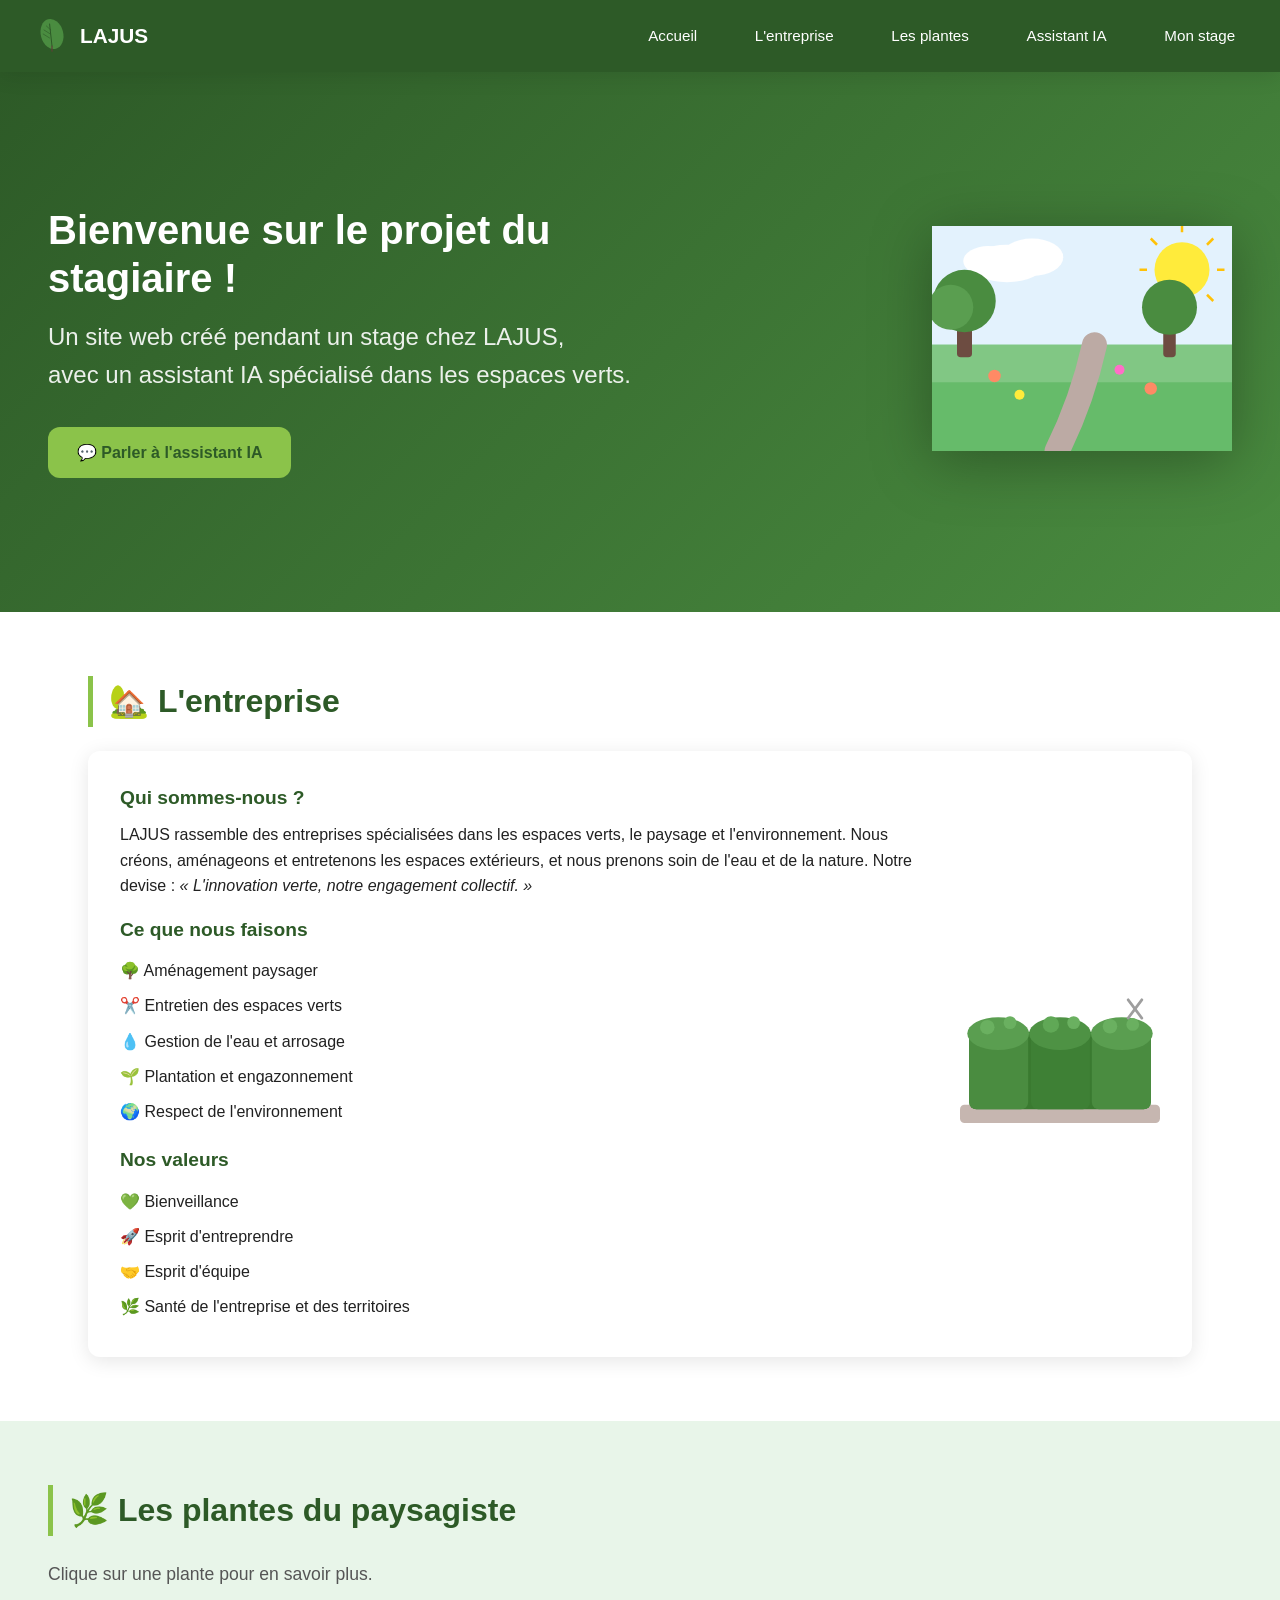
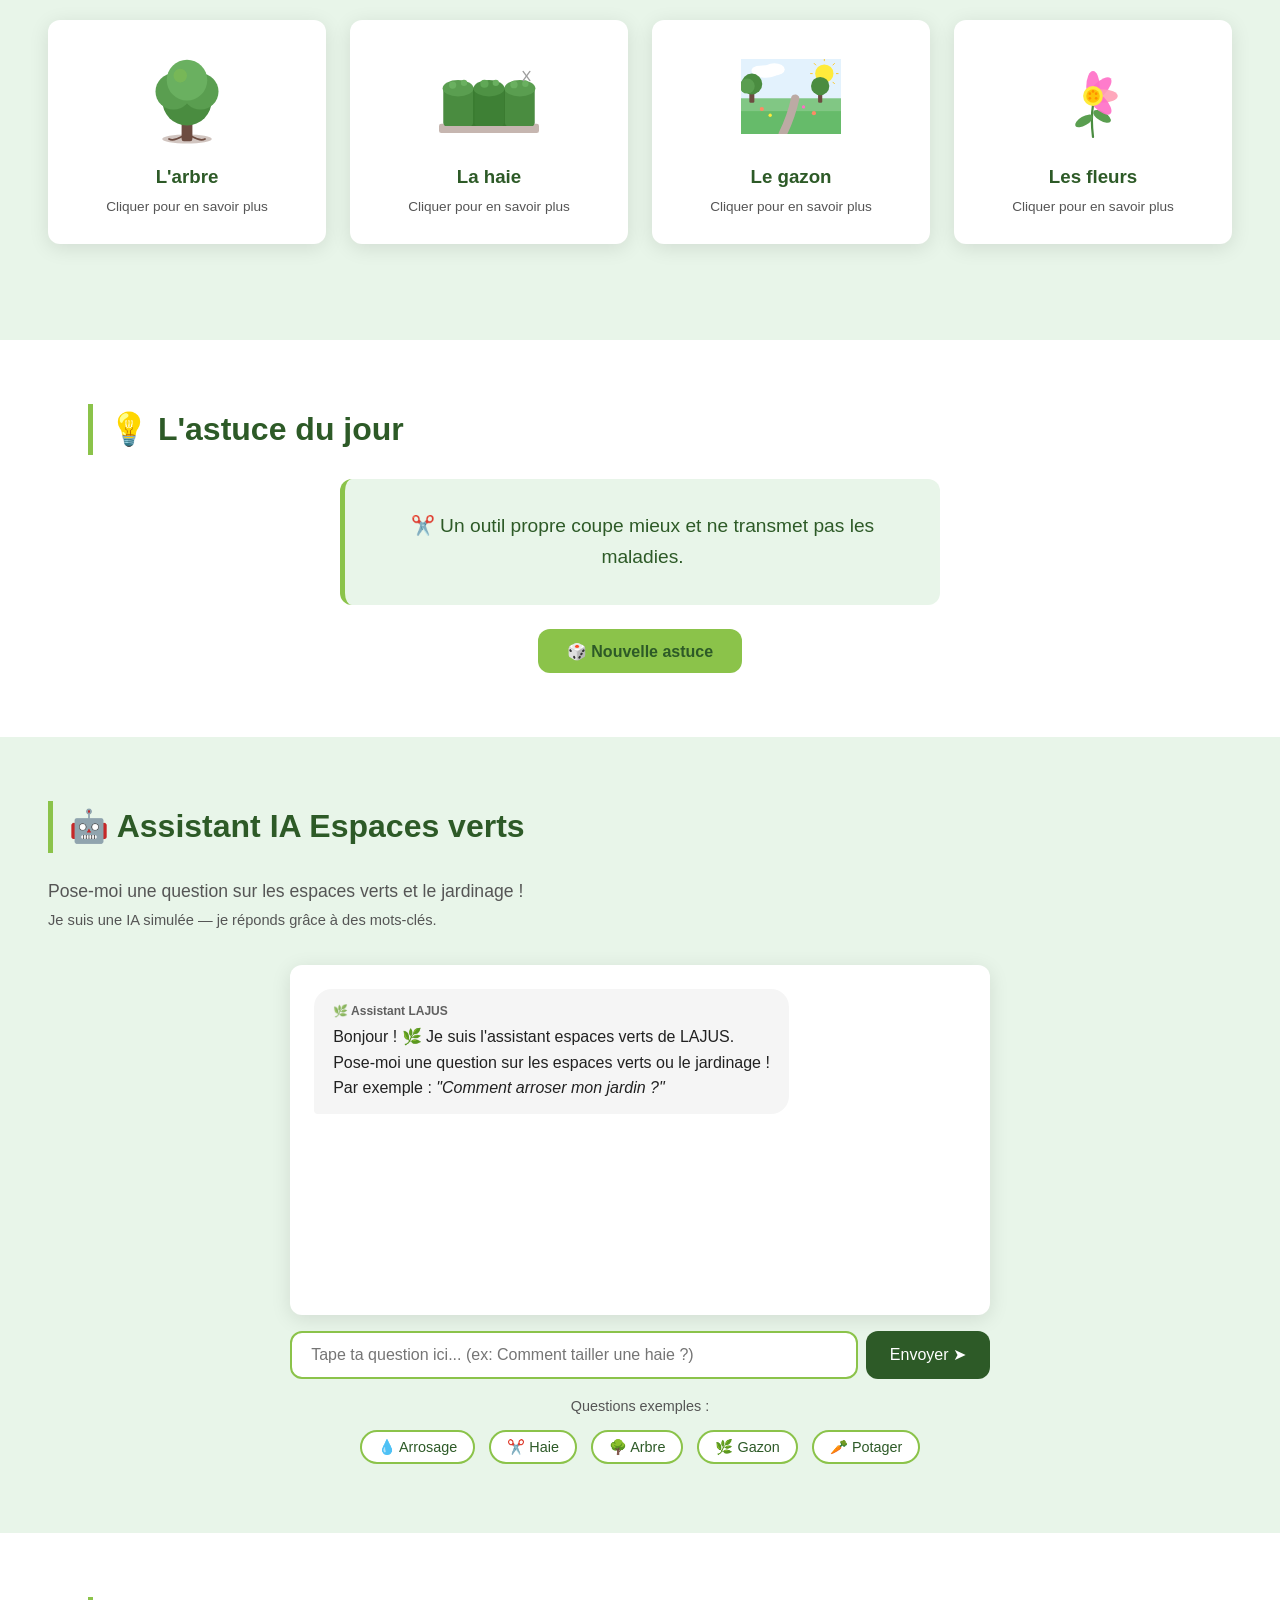
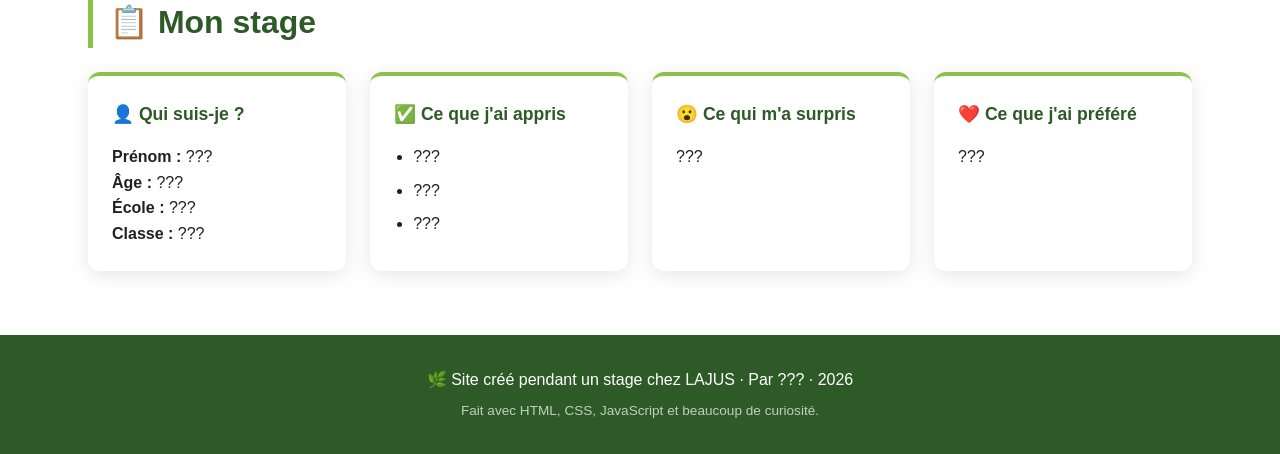
<file: index.html>
<!DOCTYPE html>
<html lang="fr">
<head>
  <meta charset="UTF-8" />
  <meta name="viewport" content="width=device-width, initial-scale=1.0" />

  <!-- 🌿 TODO Mission 1 : Modifie le titre qui s'affiche dans l'onglet du navigateur -->
  <title>LAJUS — Espaces verts &amp; paysage</title>

  <!-- On relie notre fichier de style CSS -->
  <link rel="stylesheet" href="style.css" />
</head>

<body>

  <!-- ============================================================
       BARRE DE NAVIGATION
       La barre en haut avec les liens vers chaque section
  ============================================================ -->
  <nav>
    <div class="nav-logo">
      <!-- Le nom de l'entreprise d'accueil -->
      <img src="images/logo.svg" alt="Logo LAJUS" class="nav-logo-img" />
      <span>LAJUS</span>
    </div>
    <ul class="nav-liens">
      <li><a href="#accueil">Accueil</a></li>
      <li><a href="#entreprise">L'entreprise</a></li>
      <li><a href="#plantes">Les plantes</a></li>
      <li><a href="#assistant">Assistant IA</a></li>
      <li><a href="#stage">Mon stage</a></li>
    </ul>
  </nav>

  <!-- ============================================================
       SECTION ACCUEIL (hero)
       La grande bannière qu'on voit en premier
  ============================================================ -->
  <section id="accueil" class="hero">
    <div class="hero-contenu">
      <h1>
        <!-- 🌿 TODO Mission 1 : Écris ton prénom ici -->
        Bienvenue sur le projet du stagiaire !
      </h1>
      <p class="hero-sous-titre">
        Un site web créé pendant un stage chez LAJUS,<br />
        avec un assistant IA spécialisé dans les espaces verts.
      </p>
      <a href="#assistant" class="bouton-principal">
        💬 Parler à l'assistant IA
      </a>
    </div>
    <div class="hero-image">
      <img src="images/jardin.svg" alt="Jardin" />
    </div>
  </section>

  <!-- ============================================================
       SECTION ENTREPRISE
       Présentation de l'entreprise d'accueil
  ============================================================ -->
  <section id="entreprise" class="section">
    <h2>🏡 L'entreprise</h2>
    <div class="carte-entreprise">
      <div class="entreprise-texte">
        <h3>Qui sommes-nous ?</h3>
        <!-- 🌿 TODO Mission 4 : Complète avec de vraies infos sur LAJUS -->
        <p>
          LAJUS rassemble des entreprises spécialisées dans les espaces verts,
          le paysage et l'environnement. Nous créons, aménageons et entretenons
          les espaces extérieurs, et nous prenons soin de l'eau et de la nature.
          Notre devise : <em>« L'innovation verte, notre engagement collectif. »</em>
        </p>
        <h3>Ce que nous faisons</h3>
        <ul class="liste-services">
          <li>🌳 Aménagement paysager</li>
          <li>✂️ Entretien des espaces verts</li>
          <li>💧 Gestion de l'eau et arrosage</li>
          <li>🌱 Plantation et engazonnement</li>
          <li>🌍 Respect de l'environnement</li>
        </ul>
        <h3>Nos valeurs</h3>
        <ul class="liste-services">
          <li>💚 Bienveillance</li>
          <li>🚀 Esprit d'entreprendre</li>
          <li>🤝 Esprit d'équipe</li>
          <li>🌿 Santé de l'entreprise et des territoires</li>
        </ul>
      </div>
      <div class="entreprise-image">
        <img src="images/haie.svg" alt="Haie taillée" />
      </div>
    </div>
  </section>

  <!-- ============================================================
       SECTION PLANTES
       Des fiches sur les plantes et les métiers
  ============================================================ -->
  <section id="plantes" class="section section-sombre">
    <h2>🌿 Les plantes du paysagiste</h2>
    <p class="section-intro">
      Clique sur une plante pour en savoir plus.
    </p>

    <div class="grille-plantes">

      <!-- Fiche plante 1 -->
      <div class="fiche-plante" onclick="afficherInfo('arbre')">
        <img src="images/arbre.svg" alt="Arbre" />
        <h3>L'arbre</h3>
        <p>Cliquer pour en savoir plus</p>
      </div>

      <!-- Fiche plante 2 -->
      <div class="fiche-plante" onclick="afficherInfo('haie')">
        <img src="images/haie.svg" alt="Haie" />
        <h3>La haie</h3>
        <p>Cliquer pour en savoir plus</p>
      </div>

      <!-- Fiche plante 3 -->
      <div class="fiche-plante" onclick="afficherInfo('gazon')">
        <img src="images/jardin.svg" alt="Gazon" />
        <h3>Le gazon</h3>
        <p>Cliquer pour en savoir plus</p>
      </div>

      <!-- Fiche plante 4 -->
      <div class="fiche-plante" onclick="afficherInfo('fleur')">
        <img src="images/fleur.svg" alt="Fleur" />
        <h3>Les fleurs</h3>
        <p>Cliquer pour en savoir plus</p>
      </div>

      <!-- 🌿 TODO Mission 4 : Ajoute une nouvelle fiche plante ici !
           Copie un bloc "fiche-plante" et modifie-le.
      -->

    </div>

    <!-- Zone qui affiche les infos quand on clique -->
    <div id="info-plante" class="info-plante" style="display:none;">
      <button onclick="fermerInfo()" class="fermer">✕ Fermer</button>
      <h3 id="info-titre"></h3>
      <p id="info-texte"></p>
    </div>

  </section>

  <!-- ============================================================
       SECTION ASTUCES JARDINAGE
       Un bouton qui affiche des astuces au hasard
  ============================================================ -->
  <section id="astuces" class="section">
    <h2>💡 L'astuce du jour</h2>
    <div class="astuce-zone">
      <div id="astuce-texte" class="astuce-carte">
        Clique sur le bouton pour découvrir une astuce !
      </div>
      <button onclick="nouvelleAstuce()" class="bouton-principal">
        🎲 Nouvelle astuce
      </button>
    </div>
  </section>

  <!-- ============================================================
       SECTION ASSISTANT IA
       Le chatbot qui répond aux questions de jardinage
  ============================================================ -->
  <section id="assistant" class="section section-sombre">
    <h2>🤖 Assistant IA Espaces verts</h2>
    <p class="section-intro">
      Pose-moi une question sur les espaces verts et le jardinage !<br />
      <small>Je suis une IA simulée — je réponds grâce à des mots-clés.</small>
    </p>

    <!-- Zone de discussion -->
    <div class="chat-conteneur">

      <!-- Historique des messages -->
      <div id="chat-messages" class="chat-messages">
        <!-- Le premier message de l'IA est ajouté par JavaScript -->
      </div>

      <!-- Zone de saisie -->
      <div class="chat-saisie">
        <input
          type="text"
          id="chat-input"
          placeholder="Tape ta question ici... (ex: Comment tailler une haie ?)"
          onkeypress="gererEntree(event)"
        />
        <button onclick="envoyerMessage()" class="bouton-envoyer">
          Envoyer ➤
        </button>
      </div>

      <!-- Questions exemples -->
      <div class="questions-exemples">
        <p>Questions exemples :</p>
        <button onclick="poserQuestion('Comment arroser mon jardin ?')" class="bouton-exemple">💧 Arrosage</button>
        <button onclick="poserQuestion('Comment tailler une haie ?')" class="bouton-exemple">✂️ Haie</button>
        <button onclick="poserQuestion('Quand planter un arbre ?')" class="bouton-exemple">🌳 Arbre</button>
        <button onclick="poserQuestion('Comment avoir un beau gazon ?')" class="bouton-exemple">🌿 Gazon</button>
        <button onclick="poserQuestion('Comment faire un potager ?')" class="bouton-exemple">🥕 Potager</button>
        <!-- 🌿 TODO Mission 5 : Ajoute une nouvelle question exemple ici ! -->
      </div>
    </div>
  </section>

  <!-- ============================================================
       SECTION MON STAGE
       À compléter par le stagiaire !
  ============================================================ -->
  <section id="stage" class="section">
    <h2>📋 Mon stage</h2>

    <div class="stage-grille">

      <div class="stage-carte">
        <h3>👤 Qui suis-je ?</h3>
        <!-- 🌿 TODO Mission 7 : Complète avec tes vraies informations -->
        <p><strong>Prénom :</strong> ???</p>
        <p><strong>Âge :</strong> ???</p>
        <p><strong>École :</strong> ???</p>
        <p><strong>Classe :</strong> ???</p>
      </div>

      <div class="stage-carte">
        <h3>✅ Ce que j'ai appris</h3>
        <!-- 🌿 TODO Mission 7 : Écris 3 choses que tu as apprises -->
        <ul>
          <li>???</li>
          <li>???</li>
          <li>???</li>
        </ul>
      </div>

      <div class="stage-carte">
        <h3>😮 Ce qui m'a surpris</h3>
        <!-- 🌿 TODO Mission 7 : Écris ce qui t'a étonné -->
        <p>???</p>
      </div>

      <div class="stage-carte">
        <h3>❤️ Ce que j'ai préféré</h3>
        <!-- 🌿 TODO Mission 7 : Écris ton moment préféré -->
        <p>???</p>
      </div>

    </div>
  </section>

  <!-- ============================================================
       PIED DE PAGE
  ============================================================ -->
  <footer>
    <p>
      🌿 Site créé pendant un stage chez LAJUS ·
      <!-- 🌿 TODO Mission 1 : Mets ton prénom -->
      Par ??? · 2026
    </p>
    <p class="footer-petit">
      Fait avec HTML, CSS, JavaScript et beaucoup de curiosité.
    </p>
  </footer>

  <!-- On relie notre fichier JavaScript (toujours à la fin !) -->
  <script src="script.js"></script>

</body>
</html>
</file>
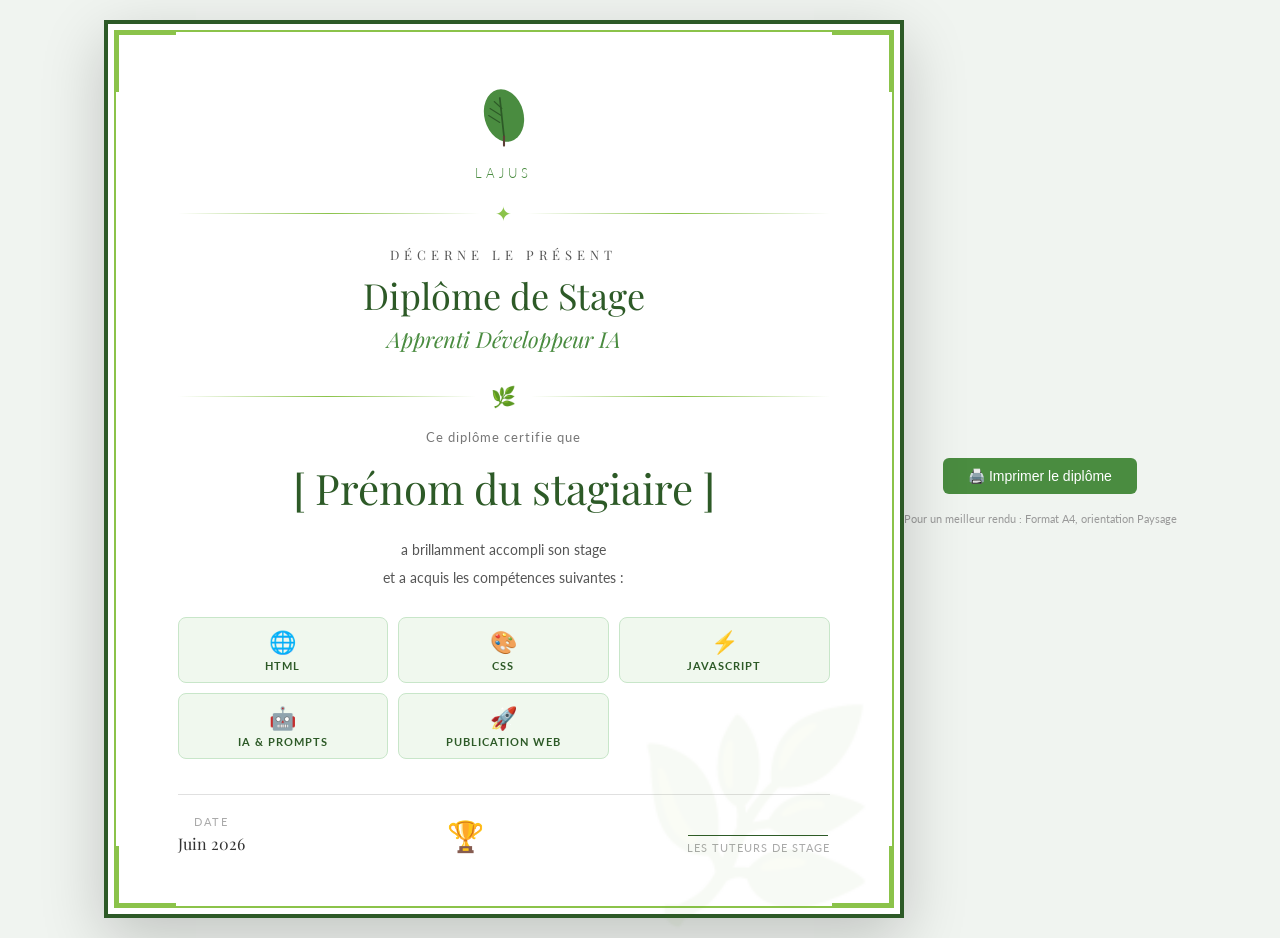
<file: diplome.html>
<!DOCTYPE html>
<html lang="fr">
<head>
  <meta charset="UTF-8" />
  <title>Diplôme de stage</title>
  <style>
    @import url('https://fonts.googleapis.com/css2?family=Playfair+Display:ital,wght@0,700;1,400&family=Lato:wght@300;400&display=swap');

    * { margin: 0; padding: 0; box-sizing: border-box; }

    body {
      background: #f0f4f0;
      display: flex;
      justify-content: center;
      align-items: center;
      min-height: 100vh;
      font-family: 'Lato', sans-serif;
      padding: 20px;
    }

    .diplome {
      width: 800px;
      background: white;
      padding: 60px 70px;
      position: relative;
      box-shadow: 0 20px 60px rgba(0,0,0,0.2);

      /* Bordure décorative double */
      border: 4px solid #2d5a27;
      outline: 2px solid #8bc34a;
      outline-offset: -12px;
    }

    /* Coins décoratifs */
    .coin {
      position: absolute;
      width: 60px;
      height: 60px;
    }
    .coin-tl { top: 8px; left: 8px; border-top: 3px solid #8bc34a; border-left: 3px solid #8bc34a; }
    .coin-tr { top: 8px; right: 8px; border-top: 3px solid #8bc34a; border-right: 3px solid #8bc34a; }
    .coin-bl { bottom: 8px; left: 8px; border-bottom: 3px solid #8bc34a; border-left: 3px solid #8bc34a; }
    .coin-br { bottom: 8px; right: 8px; border-bottom: 3px solid #8bc34a; border-right: 3px solid #8bc34a; }

    .logo-zone {
      text-align: center;
      margin-bottom: 20px;
    }

    .logo-svg {
      width: 70px;
      height: 70px;
    }

    .entreprise-nom {
      font-family: 'Lato', sans-serif;
      font-weight: 300;
      font-size: 13px;
      letter-spacing: 4px;
      text-transform: uppercase;
      color: #4a8c40;
      margin-top: 8px;
    }

    .separateur {
      display: flex;
      align-items: center;
      gap: 15px;
      margin: 20px 0;
    }

    .separateur::before,
    .separateur::after {
      content: '';
      flex: 1;
      height: 1px;
      background: linear-gradient(to right, transparent, #8bc34a, transparent);
    }

    .separateur span {
      color: #8bc34a;
      font-size: 20px;
    }

    .titre-diplome {
      text-align: center;
      font-family: 'Playfair Display', serif;
      font-size: 13px;
      letter-spacing: 5px;
      text-transform: uppercase;
      color: #555;
      margin-bottom: 8px;
    }

    .titre-principal {
      text-align: center;
      font-family: 'Playfair Display', serif;
      font-size: 36px;
      color: #2d5a27;
      margin-bottom: 5px;
    }

    .titre-secondaire {
      text-align: center;
      font-family: 'Playfair Display', serif;
      font-style: italic;
      font-size: 22px;
      color: #4a8c40;
      margin-bottom: 30px;
    }

    .texte-certifie {
      text-align: center;
      font-size: 13px;
      color: #777;
      letter-spacing: 1px;
      margin-bottom: 15px;
    }

    .prenom {
      text-align: center;
      font-family: 'Playfair Display', serif;
      font-size: 42px;
      color: #2d5a27;
      margin: 15px 0;
      /* ✏️ REMPLIS TON PRÉNOM ICI */
    }

    .texte-corps {
      text-align: center;
      color: #555;
      line-height: 2;
      font-size: 14px;
      margin: 20px 0;
    }

    .competences {
      display: grid;
      grid-template-columns: 1fr 1fr 1fr;
      gap: 10px;
      margin: 25px 0;
    }

    .competence {
      text-align: center;
      padding: 10px;
      background: #f0f8ee;
      border-radius: 8px;
      border: 1px solid #c8e6c9;
    }

    .competence .icone {
      font-size: 22px;
      display: block;
      margin-bottom: 4px;
    }

    .competence .nom {
      font-size: 11px;
      color: #2d5a27;
      font-weight: bold;
      letter-spacing: 1px;
      text-transform: uppercase;
    }

    .date-zone {
      display: flex;
      justify-content: space-between;
      align-items: flex-end;
      margin-top: 35px;
      padding-top: 20px;
      border-top: 1px solid #e0e0e0;
    }

    .date-bloc {
      text-align: center;
    }

    .date-label {
      font-size: 11px;
      color: #aaa;
      letter-spacing: 2px;
      text-transform: uppercase;
      margin-bottom: 5px;
    }

    .date-valeur {
      font-family: 'Playfair Display', serif;
      font-size: 16px;
      color: #333;
    }

    .signature-bloc {
      text-align: center;
    }

    .signature-ligne {
      width: 140px;
      height: 1px;
      background: #2d5a27;
      margin: 0 auto 5px;
    }

    .signature-label {
      font-size: 11px;
      color: #aaa;
      letter-spacing: 1px;
      text-transform: uppercase;
    }

    /* Fond décoratif (feuilles fantômes) */
    .deco-fond {
      position: absolute;
      opacity: 0.04;
      font-size: 200px;
      bottom: -20px;
      right: 20px;
      pointer-events: none;
      user-select: none;
    }

    .imprimer {
      text-align: center;
      margin-top: 20px;
      color: #999;
      font-size: 13px;
    }

    .btn-print {
      background: #4a8c40;
      color: white;
      border: none;
      padding: 10px 25px;
      border-radius: 6px;
      cursor: pointer;
      font-size: 14px;
      margin-top: 10px;
    }

    @media print {
      body { background: white; padding: 0; }
      .imprimer { display: none; }
      .diplome { box-shadow: none; }
    }
  </style>
</head>
<body>

<div class="diplome">

  <!-- Coins décoratifs -->
  <div class="coin coin-tl"></div>
  <div class="coin coin-tr"></div>
  <div class="coin coin-bl"></div>
  <div class="coin coin-br"></div>

  <!-- Fond décoratif -->
  <div class="deco-fond">🌿</div>

  <!-- Logo -->
  <div class="logo-zone">
    <svg class="logo-svg" xmlns="http://www.w3.org/2000/svg" viewBox="0 0 100 100">
      <ellipse cx="50" cy="45" rx="28" ry="38" fill="#4a8c40" transform="rotate(-15 50 45)"/>
      <line x1="50" y1="75" x2="44" y2="20" stroke="#2d5a27" stroke-width="2.5" stroke-linecap="round"/>
      <line x1="44" y1="55" x2="28" y2="45" stroke="#2d5a27" stroke-width="1.5" stroke-linecap="round"/>
      <line x1="46" y1="45" x2="30" y2="35" stroke="#2d5a27" stroke-width="1.5" stroke-linecap="round"/>
      <line x1="47" y1="35" x2="36" y2="25" stroke="#2d5a27" stroke-width="1.5" stroke-linecap="round"/>
      <line x1="50" y1="75" x2="50" y2="88" stroke="#5d4037" stroke-width="3" stroke-linecap="round"/>
    </svg>
    <!-- ✏️ Modifie le nom de ton entreprise -->
    <div class="entreprise-nom">LAJUS</div>
  </div>

  <div class="separateur"><span>✦</span></div>

  <div class="titre-diplome">Décerne le présent</div>
  <div class="titre-principal">Diplôme de Stage</div>
  <div class="titre-secondaire">Apprenti Développeur IA</div>

  <div class="separateur"><span>🌿</span></div>

  <div class="texte-certifie">Ce diplôme certifie que</div>

  <!-- ✏️ REMPLIS LE PRÉNOM DU STAGIAIRE ICI -->
  <div class="prenom">[ Prénom du stagiaire ]</div>

  <div class="texte-corps">
    a brillamment accompli son stage<br />
    et a acquis les compétences suivantes :
  </div>

  <div class="competences">
    <div class="competence">
      <span class="icone">🌐</span>
      <div class="nom">HTML</div>
    </div>
    <div class="competence">
      <span class="icone">🎨</span>
      <div class="nom">CSS</div>
    </div>
    <div class="competence">
      <span class="icone">⚡</span>
      <div class="nom">JavaScript</div>
    </div>
    <div class="competence">
      <span class="icone">🤖</span>
      <div class="nom">IA & Prompts</div>
    </div>
    <div class="competence">
      <span class="icone">🚀</span>
      <div class="nom">Publication web</div>
    </div>
  </div>

  <div class="date-zone">
    <div class="date-bloc">
      <div class="date-label">Date</div>
      <!-- ✏️ Mets la vraie date -->
      <div class="date-valeur">Juin 2026</div>
    </div>

    <div class="date-bloc">
      <div style="font-size: 30px;">🏆</div>
    </div>

    <div class="signature-bloc">
      <div class="signature-ligne"></div>
      <div class="signature-label">Les tuteurs de stage</div>
    </div>
  </div>

</div>

<div class="imprimer">
  <br/>
  <button class="btn-print" onclick="window.print()">🖨️ Imprimer le diplôme</button>
  <br/><br/>
  <small>Pour un meilleur rendu : Format A4, orientation Paysage</small>
</div>

</body>
</html>
</file>
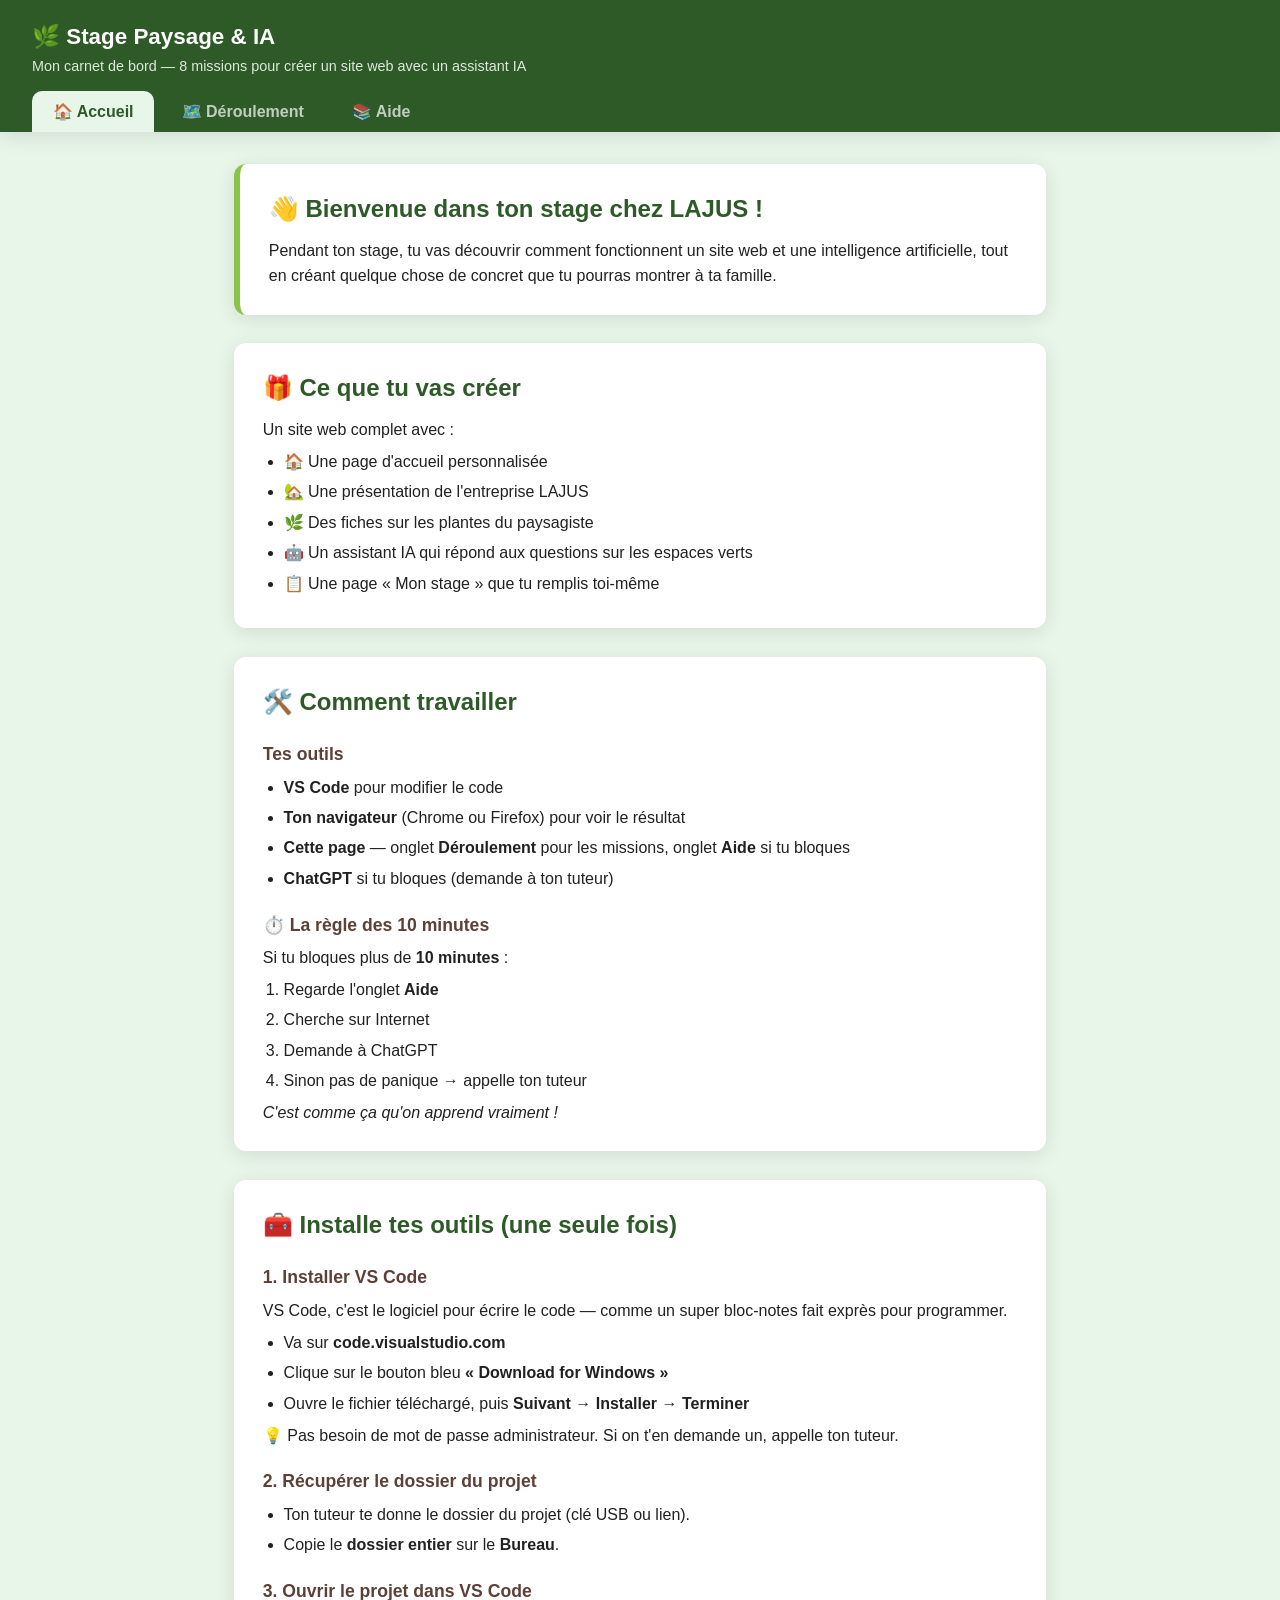
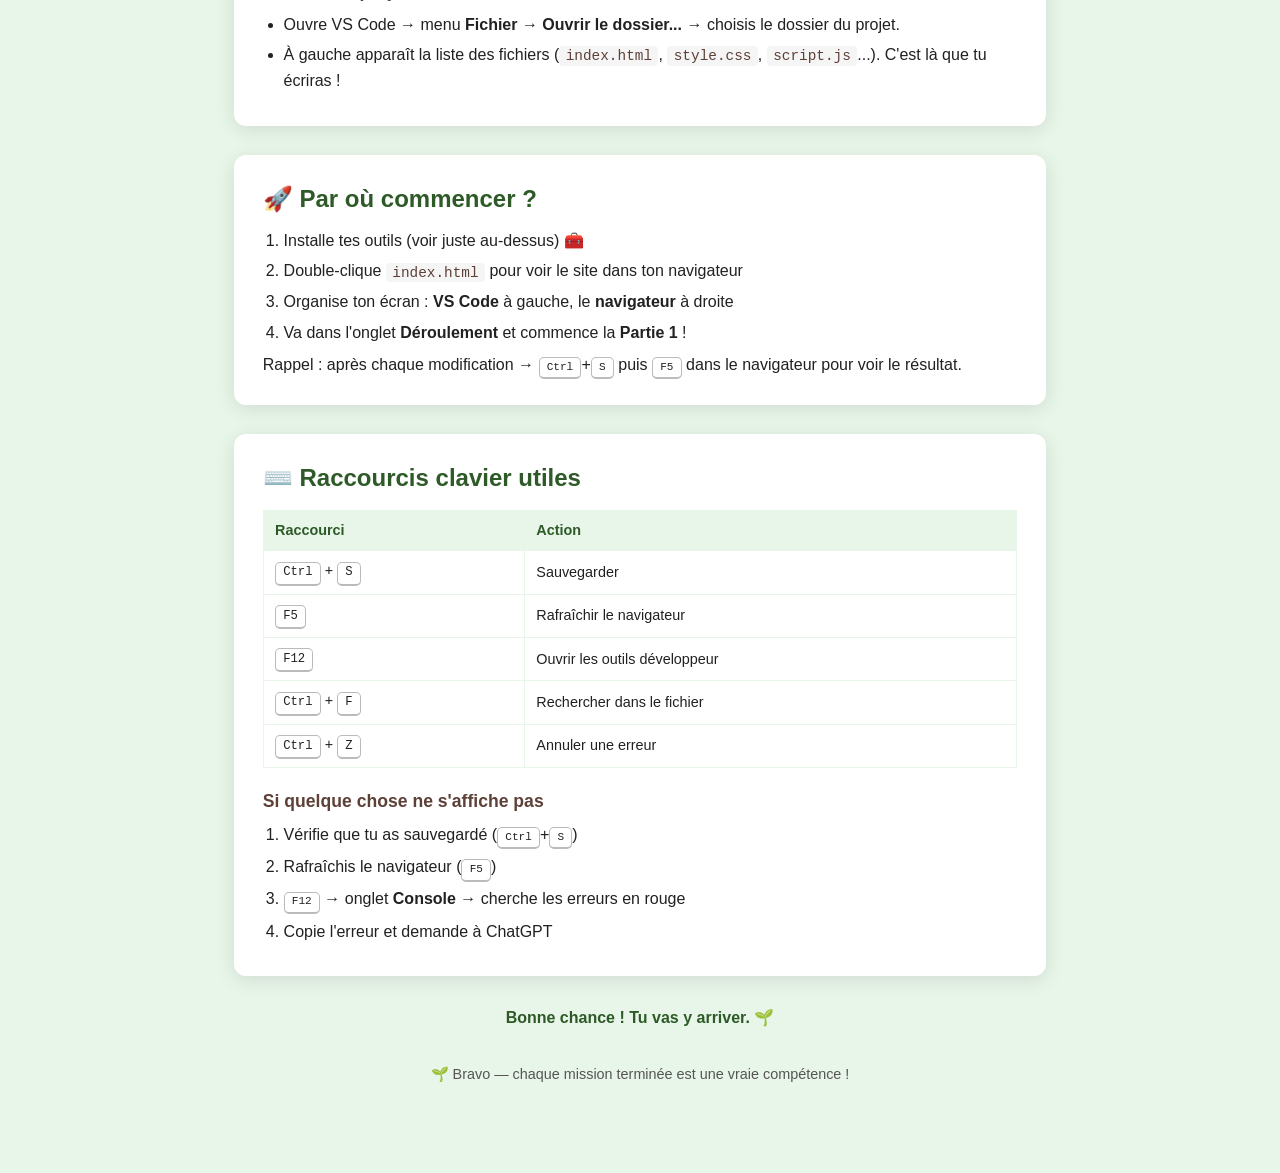
<file: missions.html>
<!DOCTYPE html>
<html lang="fr">
<head>
  <meta charset="UTF-8" />
  <meta name="viewport" content="width=device-width, initial-scale=1.0" />
  <title>🌿 Stage Paysage &amp; IA — Mon carnet de bord</title>
  <style>
    :root {
      --vert-fonce: #2d5a27;
      --vert-moyen: #4a8c40;
      --vert-clair: #8bc34a;
      --vert-pale: #e8f5e9;
      --brun: #5d4037;
      --blanc: #ffffff;
      --gris-clair: #f5f5f5;
      --texte-fonce: #212121;
      --texte-moyen: #555555;
      --rayon: 12px;
      --ombre: 0 4px 20px rgba(0,0,0,0.1);
    }
    * { margin: 0; padding: 0; box-sizing: border-box; }
    body {
      font-family: -apple-system, "Segoe UI", Roboto, Helvetica, Arial, sans-serif;
      color: var(--texte-fonce);
      background: var(--vert-pale);
      line-height: 1.6;
    }

    /* ===== En-tête + onglets ===== */
    header {
      background: var(--vert-fonce);
      color: var(--blanc);
      padding: 1.2rem 2rem 0;
      position: sticky;
      top: 0;
      z-index: 20;
      box-shadow: var(--ombre);
    }
    header h1 { font-size: 1.4rem; }
    header p { opacity: 0.85; font-size: 0.9rem; margin-bottom: 0.8rem; }
    .tabs { display: flex; gap: 0.4rem; flex-wrap: wrap; }
    .tab-btn {
      background: transparent;
      color: var(--blanc);
      border: none;
      padding: 0.7rem 1.3rem;
      font-size: 1rem;
      cursor: pointer;
      border-radius: 10px 10px 0 0;
      opacity: 0.7;
      font-weight: 600;
    }
    .tab-btn:hover { opacity: 1; background: rgba(255,255,255,0.1); }
    .tab-btn.active { background: var(--vert-pale); color: var(--vert-fonce); opacity: 1; }

    /* ===== Panneaux ===== */
    main { max-width: 860px; margin: 0 auto; padding: 2rem 1.5rem 4rem; }
    .panel { display: none; }
    .panel.active { display: block; animation: fade 0.25s ease; }
    @keyframes fade { from { opacity: 0; transform: translateY(6px); } to { opacity: 1; } }

    /* ===== Sommaire (chips) ===== */
    .chips { display: flex; flex-wrap: wrap; gap: 0.5rem; margin-bottom: 1.5rem; }
    .chips a {
      background: var(--blanc);
      color: var(--vert-fonce);
      text-decoration: none;
      padding: 0.4rem 0.9rem;
      border-radius: 20px;
      font-size: 0.88rem;
      font-weight: 600;
      box-shadow: var(--ombre);
      border: 1px solid var(--vert-pale);
    }
    .chips a:hover { background: var(--vert-clair); }

    /* ===== Cartes / blocs ===== */
    .carte {
      background: var(--blanc);
      border-radius: var(--rayon);
      padding: 1.6rem 1.8rem;
      box-shadow: var(--ombre);
      margin-bottom: 1.8rem;
    }
    .carte.accent { border-left: 6px solid var(--vert-clair); }
    .carte h2 { color: var(--vert-fonce); margin-bottom: 0.6rem; }
    .carte h3 { color: var(--brun); margin: 1.2rem 0 0.4rem; }
    .carte ul, .carte ol { margin: 0.4rem 0 0.4rem 1.3rem; }
    .carte li { margin-bottom: 0.3rem; }

    /* ===== Délimitation des parties ===== */
    .partie-header {
      background: linear-gradient(135deg, var(--vert-fonce), var(--vert-moyen));
      color: var(--blanc);
      border-radius: var(--rayon);
      padding: 1.4rem 1.8rem;
      margin: 2.8rem 0 1.4rem;
      box-shadow: var(--ombre);
      scroll-margin-top: 130px;
    }
    .partie-header:first-of-type { margin-top: 0.5rem; }
    .partie-num {
      display: inline-block;
      background: rgba(255,255,255,0.25);
      padding: 0.15rem 0.8rem;
      border-radius: 20px;
      font-size: 0.8rem;
      font-weight: 700;
      letter-spacing: 0.05em;
      text-transform: uppercase;
      margin-bottom: 0.5rem;
    }
    .partie-header h2 { font-size: 1.5rem; margin-bottom: 0.4rem; }
    .partie-header p { opacity: 0.92; font-size: 0.95rem; }

    /* ===== Bloc explication ===== */
    .explication {
      background: var(--blanc);
      border-radius: var(--rayon);
      padding: 1.4rem 1.7rem;
      box-shadow: var(--ombre);
      margin-bottom: 1.4rem;
      border-left: 6px solid var(--vert-clair);
    }
    .explication .etiquette {
      display: inline-block;
      background: var(--vert-pale);
      color: var(--vert-fonce);
      padding: 0.15rem 0.7rem;
      border-radius: 20px;
      font-size: 0.78rem;
      font-weight: 700;
      margin-bottom: 0.6rem;
    }
    .explication h3 { color: var(--vert-fonce); margin: 1rem 0 0.4rem; }
    .explication h3:first-of-type { margin-top: 0.3rem; }

    /* ===== Mission ===== */
    section.mission {
      background: var(--blanc);
      border-radius: var(--rayon);
      padding: 1.6rem 1.8rem;
      box-shadow: var(--ombre);
      margin-bottom: 1.4rem;
      border-left: 6px solid var(--vert-moyen);
      scroll-margin-top: 130px;
    }
    section.mission h2 {
      color: var(--vert-fonce);
      font-size: 1.35rem;
      margin-bottom: 0.5rem;
    }
    .meta { font-size: 0.9rem; color: var(--texte-moyen); margin-bottom: 1rem; }
    .badge {
      background: var(--vert-pale);
      color: var(--vert-fonce);
      padding: 0.2rem 0.7rem;
      border-radius: 20px;
      font-weight: 600;
    }
    section.mission h3, .carte h3 { font-size: 1.1rem; }
    section.mission h4, .explication h4 { color: var(--vert-moyen); margin: 0.9rem 0 0.3rem; font-size: 1rem; }
    section.mission p, section.mission li, .explication p, .explication li { margin-bottom: 0.5rem; }
    section.mission ul, section.mission ol, .explication ul, .explication ol { margin-left: 1.4rem; }

    /* ===== Fiches d'aide ===== */
    section.fiche {
      background: var(--blanc);
      border-radius: var(--rayon);
      padding: 1.6rem 1.8rem;
      box-shadow: var(--ombre);
      margin-bottom: 1.8rem;
      scroll-margin-top: 130px;
    }
    section.fiche h2 {
      color: var(--vert-fonce);
      border-bottom: 3px solid var(--vert-pale);
      padding-bottom: 0.5rem;
      margin-bottom: 0.6rem;
    }
    section.fiche h3 { color: var(--brun); margin: 1.3rem 0 0.4rem; font-size: 1.1rem; }
    section.fiche h4 { color: var(--vert-moyen); margin: 0.9rem 0 0.3rem; }
    section.fiche ul, section.fiche ol { margin-left: 1.4rem; }
    section.fiche li { margin-bottom: 0.3rem; }

    /* ===== Éléments communs ===== */
    blockquote {
      border-left: 4px solid var(--vert-clair);
      background: var(--vert-pale);
      padding: 0.7rem 1rem;
      margin: 0.8rem 0;
      font-style: italic;
      border-radius: 0 8px 8px 0;
    }
    .callout { background: #fff8e1; border-left: 4px solid #ffb300; padding: 0.7rem 1rem; border-radius: 0 8px 8px 0; margin: 1rem 0; }
    .callout.bonus { background: #ede7f6; border-left-color: #7e57c2; }
    .callout.fini { background: var(--vert-pale); border-left-color: var(--vert-moyen); }

    .code-bloc { position: relative; margin: 0.8rem 0; }
    pre {
      background: #1e1e1e; color: #d4d4d4;
      padding: 1rem; border-radius: 8px; overflow-x: auto;
      font-family: "Consolas", "Courier New", monospace;
      font-size: 0.86rem; line-height: 1.5;
    }
    code.inline {
      background: var(--gris-clair); color: var(--brun);
      padding: 0.1rem 0.4rem; border-radius: 4px;
      font-family: "Consolas", "Courier New", monospace; font-size: 0.9em;
    }
    .btn-copier {
      position: absolute; top: 8px; right: 8px;
      background: var(--vert-moyen); color: var(--blanc);
      border: none; padding: 0.3rem 0.7rem; border-radius: 6px;
      font-size: 0.78rem; cursor: pointer; opacity: 0.85;
    }
    .btn-copier:hover { opacity: 1; }
    .btn-copier.ok { background: var(--vert-clair); color: var(--vert-fonce); }

    table { border-collapse: collapse; width: 100%; margin: 0.8rem 0; font-size: 0.9rem; }
    th, td { border: 1px solid var(--vert-pale); padding: 0.5rem 0.7rem; text-align: left; }
    th { background: var(--vert-pale); color: var(--vert-fonce); }

    .kbd { display: inline-block; background: #fff; border: 1px solid #bbb; border-bottom-width: 2px; border-radius: 5px; padding: 0.05rem 0.45rem; font-family: monospace; font-size: 0.85em; }

    footer { text-align: center; padding: 2rem; color: var(--texte-moyen); font-size: 0.9rem; }
  </style>
</head>
<body>

  <header>
    <h1>🌿 Stage Paysage &amp; IA</h1>
    <p>Mon carnet de bord — 8 missions pour créer un site web avec un assistant IA</p>
    <nav class="tabs">
      <button class="tab-btn active" data-tab="accueil">🏠 Accueil</button>
      <button class="tab-btn" data-tab="deroulement">🗺️ Déroulement</button>
      <button class="tab-btn" data-tab="aide">📚 Aide</button>
    </nav>
  </header>

  <main>

    <!-- ============================================================
         ONGLET ACCUEIL
    ============================================================ -->
    <div class="panel active" id="tab-accueil">

      <div class="carte accent">
        <h2>👋 Bienvenue dans ton stage chez LAJUS !</h2>
        <p>Pendant ton stage, tu vas découvrir comment fonctionnent un site web et une intelligence artificielle, tout en créant quelque chose de concret que tu pourras montrer à ta famille.</p>
      </div>

      <div class="carte">
        <h2>🎁 Ce que tu vas créer</h2>
        <p>Un site web complet avec :</p>
        <ul>
          <li>🏠 Une page d'accueil personnalisée</li>
          <li>🏡 Une présentation de l'entreprise LAJUS</li>
          <li>🌿 Des fiches sur les plantes du paysagiste</li>
          <li>🤖 Un assistant IA qui répond aux questions sur les espaces verts</li>
          <li>📋 Une page « Mon stage » que tu remplis toi-même</li>
        </ul>
      </div>

      <div class="carte">
        <h2>🛠️ Comment travailler</h2>
        <h3>Tes outils</h3>
        <ul>
          <li><strong>VS Code</strong> pour modifier le code</li>
          <li><strong>Ton navigateur</strong> (Chrome ou Firefox) pour voir le résultat</li>
          <li><strong>Cette page</strong> — onglet <strong>Déroulement</strong> pour les missions, onglet <strong>Aide</strong> si tu bloques</li>
          <li><strong>ChatGPT</strong> si tu bloques (demande à ton tuteur)</li>
        </ul>
        <h3>⏱️ La règle des 10 minutes</h3>
        <p>Si tu bloques plus de <strong>10 minutes</strong> :</p>
        <ol>
          <li>Regarde l'onglet <strong>Aide</strong></li>
          <li>Cherche sur Internet</li>
          <li>Demande à ChatGPT</li>
          <li>Sinon pas de panique → appelle ton tuteur</li>
        </ol>
        <p><em>C'est comme ça qu'on apprend vraiment !</em></p>
      </div>

      <div class="carte">
        <h2>🧰 Installe tes outils (une seule fois)</h2>
        <h3>1. Installer VS Code</h3>
        <p>VS Code, c'est le logiciel pour écrire le code — comme un super bloc-notes fait exprès pour programmer.</p>
        <ul>
          <li>Va sur <strong>code.visualstudio.com</strong></li>
          <li>Clique sur le bouton bleu <strong>« Download for Windows »</strong></li>
          <li>Ouvre le fichier téléchargé, puis <strong>Suivant</strong> → <strong>Installer</strong> → <strong>Terminer</strong></li>
        </ul>
        <p>💡 Pas besoin de mot de passe administrateur. Si on t'en demande un, appelle ton tuteur.</p>
        <h3>2. Récupérer le dossier du projet</h3>
        <ul>
          <li>Ton tuteur te donne le dossier du projet (clé USB ou lien).</li>
          <li>Copie le <strong>dossier entier</strong> sur le <strong>Bureau</strong>.</li>
        </ul>
        <h3>3. Ouvrir le projet dans VS Code</h3>
        <ul>
          <li>Ouvre VS Code → menu <strong>Fichier → Ouvrir le dossier...</strong> → choisis le dossier du projet.</li>
          <li>À gauche apparaît la liste des fichiers (<code class="inline">index.html</code>, <code class="inline">style.css</code>, <code class="inline">script.js</code>...). C'est là que tu écriras !</li>
        </ul>
      </div>

      <div class="carte">
        <h2>🚀 Par où commencer ?</h2>
        <ol>
          <li>Installe tes outils (voir juste au-dessus) 🧰</li>
          <li>Double-clique <code class="inline">index.html</code> pour voir le site dans ton navigateur</li>
          <li>Organise ton écran : <strong>VS Code</strong> à gauche, le <strong>navigateur</strong> à droite</li>
          <li>Va dans l'onglet <strong>Déroulement</strong> et commence la <strong>Partie 1</strong> !</li>
        </ol>
        <p>Rappel : après chaque modification → <span class="kbd">Ctrl</span>+<span class="kbd">S</span> puis <span class="kbd">F5</span> dans le navigateur pour voir le résultat.</p>
      </div>

      <div class="carte">
        <h2>⌨️ Raccourcis clavier utiles</h2>
        <table>
          <tr><th>Raccourci</th><th>Action</th></tr>
          <tr><td><span class="kbd">Ctrl</span> + <span class="kbd">S</span></td><td>Sauvegarder</td></tr>
          <tr><td><span class="kbd">F5</span></td><td>Rafraîchir le navigateur</td></tr>
          <tr><td><span class="kbd">F12</span></td><td>Ouvrir les outils développeur</td></tr>
          <tr><td><span class="kbd">Ctrl</span> + <span class="kbd">F</span></td><td>Rechercher dans le fichier</td></tr>
          <tr><td><span class="kbd">Ctrl</span> + <span class="kbd">Z</span></td><td>Annuler une erreur</td></tr>
        </table>
        <h3>Si quelque chose ne s'affiche pas</h3>
        <ol>
          <li>Vérifie que tu as sauvegardé (<span class="kbd">Ctrl</span>+<span class="kbd">S</span>)</li>
          <li>Rafraîchis le navigateur (<span class="kbd">F5</span>)</li>
          <li><span class="kbd">F12</span> → onglet <strong>Console</strong> → cherche les erreurs en rouge</li>
          <li>Copie l'erreur et demande à ChatGPT</li>
        </ol>
      </div>

      <p style="text-align:center; color:var(--vert-fonce); font-weight:600;">Bonne chance ! Tu vas y arriver. 🌱</p>
    </div>

    <!-- ============================================================
         ONGLET DÉROULEMENT
    ============================================================ -->
    <div class="panel" id="tab-deroulement">

      <div class="carte accent">
        <h2>🗺️ Ton parcours</h2>
        <p>Voici ton chemin, étape par étape. Dans chaque <strong>partie</strong> : d'abord une <strong>explication</strong>, puis une ou plusieurs <strong>missions</strong> à réaliser. Avance à ton rythme — il n'y a pas de chrono.</p>
        <div class="chips" style="margin-top:1rem; margin-bottom:0;">
          <a href="#p1">1 · Le site &amp; le HTML</a>
          <a href="#p2">2 · Le style (CSS)</a>
          <a href="#p3">3 · Ajouter du contenu</a>
          <a href="#p4">4 · JavaScript &amp; l'IA</a>
          <a href="#p5">5 · Ta page &amp; la mise en ligne</a>
          <a href="#p6">6 · Le secret 🤖</a>
          <a href="#p7">7 · Ton diplôme 🎓</a>
        </div>
      </div>

      <!-- ===================== PARTIE 1 ===================== -->
      <div class="partie-header" id="p1">
        <span class="partie-num">Partie 1</span>
        <h2>🧱 Le site web et le HTML</h2>
        <p>Comprendre ce qu'est un site web, puis modifier ton premier code.</p>
      </div>

      <div class="explication">
        <span class="etiquette">📖 Explication</span>
        <h3>C'est quoi un site web ?</h3>
        <p>Un site web, ce sont des <strong>fichiers</strong> que ton navigateur (Chrome, Firefox...) lit et transforme en page que tu vois à l'écran. Ton site utilise <strong>3 langages</strong>, comme les 3 couches d'une maison :</p>
        <ul>
          <li>🧱 <strong>HTML</strong> = les <strong>murs</strong> → le contenu (titres, textes, images)</li>
          <li>🎨 <strong>CSS</strong> = la <strong>peinture</strong> → l'apparence (couleurs, tailles)</li>
          <li>⚡ <strong>JavaScript</strong> = l'<strong>électricité</strong> → les interactions (boutons, chatbot)</li>
        </ul>
        <p>On commence par le HTML. Une <strong>balise</strong> HTML entoure du contenu : <code class="inline">&lt;h1&gt;Mon titre&lt;/h1&gt;</code>. Besoin de détails ? → onglet <strong>Aide → HTML</strong>.</p>
      </div>

      <section class="mission" id="m1">
        <h2>🎯 Mission 1 — Modifier le HTML</h2>        <h3>Ta mission</h3>
        <p>La page dit <em>« Bienvenue sur le projet du stagiaire ! »</em>. C'est toi le stagiaire — personnalise-la !</p>
        <h3>Ce que tu dois faire</h3>
        <p>Ouvre <code class="inline">index.html</code> dans VS Code. Cherche (<span class="kbd">Ctrl</span>+<span class="kbd">F</span>) les mots <code class="inline">TODO Mission 1</code>. Il y a <strong>3 endroits</strong> à modifier.</p>
        <h4>1 — Le titre de l'onglet du navigateur</h4>
        <p>Tout en haut du fichier, trouve la ligne <code class="inline">&lt;title&gt;...&lt;/title&gt;</code> et écris le titre que tu veux voir dans l'onglet, par exemple :</p>
        <div class="code-bloc"><pre>&lt;title&gt;LAJUS — Mon stage&lt;/title&gt;</pre></div>
        <h4>2 — Le titre principal</h4>
        <p>Trouve <code class="inline">Bienvenue sur le projet du stagiaire !</code> et remplace, par exemple :</p>
        <div class="code-bloc"><pre>Bonjour, je suis Lucas — en stage chez LAJUS !</pre></div>
        <h4>3 — Le pied de page</h4>
        <p>Tout en bas, trouve <code class="inline">Par ??? · 2026</code> et remplace <code class="inline">???</code> par ton prénom.</p>
        <h3>Comment tester ?</h3>
        <p><span class="kbd">Ctrl</span>+<span class="kbd">S</span> → va dans le navigateur → <span class="kbd">F5</span> → tu vois tes modifications !</p>
        <div class="callout fini">✅ <strong>Tu as fini ?</strong> Appelle ton tuteur pour lui montrer !</div>
      </section>

      <section class="mission" id="m2">
        <h2>🎯 Mission 2 — Ajouter une image</h2>        <h3>Ta mission</h3>
        <p>Ajouter une image dans la section « L'entreprise ». La balise image en HTML :</p>
        <div class="code-bloc"><pre>&lt;img src="chemin/image.jpg" alt="Description de l'image" /&gt;</pre></div>
        <ul>
          <li><code class="inline">src</code> = le chemin vers l'image</li>
          <li><code class="inline">alt</code> = un texte qui décrit l'image (pour les malvoyants)</li>
        </ul>
        <h4>Option A — Utiliser une image déjà là</h4>
        <p>Dans <code class="inline">index.html</code>, trouve la section entreprise :</p>
        <div class="code-bloc"><pre>&lt;div class="entreprise-image"&gt;
  &lt;img src="images/haie.svg" alt="Haie taillée" /&gt;
&lt;/div&gt;</pre></div>
        <p>Change <code class="inline">haie.svg</code> par : <code class="inline">arbre.svg</code>, <code class="inline">fleur.svg</code> ou <code class="inline">jardin.svg</code>.</p>
        <h4>Option B — Ta propre image</h4>
        <ol>
          <li>Trouve une image sur Internet (.jpg ou .png)</li>
          <li>Copie-la dans le dossier <code class="inline">images/</code></li>
          <li>Mets : <code class="inline">&lt;img src="images/mon-jardin.jpg" alt="Mon jardin" /&gt;</code></li>
        </ol>
        <div class="callout bonus">🌟 <strong>Bonus :</strong> ajoute une image dans la bannière d'accueil. Cherche <code class="inline">hero-image</code>.</div>
        <p><strong>Si l'image n'apparaît pas :</strong> vérifie le nom exact (majuscules, tirets) et qu'elle est bien dans <code class="inline">images/</code>.</p>
        <div class="callout fini">✅ <strong>Tu as fini ?</strong> Appelle ton tuteur !</div>
      </section>

      <!-- ===================== PARTIE 2 ===================== -->
      <div class="partie-header" id="p2">
        <span class="partie-num">Partie 2</span>
        <h2>🎨 Le style : les couleurs (CSS)</h2>
        <p>Donner ta touche personnelle au site en changeant son apparence.</p>
      </div>

      <div class="explication">
        <span class="etiquette">📖 Explication</span>
        <h3>Le CSS, la peinture du site</h3>
        <p>Le HTML pose le contenu, mais c'est le <strong>CSS</strong> qui décide des couleurs, des tailles et de la mise en page. Tout est dans le fichier <code class="inline">style.css</code>.</p>

        <h3>🎨 Comment écrit-on une couleur ? (le code hexadécimal)</h3>
        <p>Sur un site, une couleur s'écrit le plus souvent avec un <strong>code hexadécimal</strong> : un <code class="inline">#</code> suivi de 6 caractères, par exemple <code class="inline">#2d5a27</code>.</p>
        <p>« Hexadécimal » veut dire <strong>« base 16 »</strong> : au lieu de compter seulement de 0 à 9, on continue avec des lettres — <code class="inline">0 1 2 3 4 5 6 7 8 9 a b c d e f</code> (où <code class="inline">a</code> vaut 10 et <code class="inline">f</code> vaut 15). Ça permet d'écrire plein de nuances avec peu de caractères.</p>
        <p>Les 6 caractères sont en fait <strong>3 paires</strong> qui dosent les 3 lumières de l'écran : <strong>Rouge</strong>, <strong>Vert</strong>, <strong>Bleu</strong>.</p>
        <div class="code-bloc"><pre>#  2d   5a   27
   ──   ──   ──
  Rouge Vert Bleu</pre></div>
        <p>Chaque paire va de <code class="inline">00</code> (lumière éteinte) à <code class="inline">ff</code> (lumière à fond) :</p>
        <ul>
          <li><code class="inline">#ff0000</code> → 🔴 rouge à fond</li>
          <li><code class="inline">#00ff00</code> → 🟢 vert à fond</li>
          <li><code class="inline">#0000ff</code> → 🔵 bleu à fond</li>
          <li><code class="inline">#000000</code> → ⚫ tout éteint = noir &nbsp;·&nbsp; <code class="inline">#ffffff</code> → ⚪ tout à fond = blanc</li>
        </ul>
        <p>Pas besoin de calculer ! Va sur <code class="inline">htmlcolorcodes.com</code>, choisis une couleur, copie son code <code class="inline">#...</code> et colle-le. C'est tout.</p>

        <h3>Les variables : un nom = une couleur</h3>
        <p>Tout en haut de <code class="inline">style.css</code>, des <strong>variables</strong> rangent les couleurs avec un nom qui dit <strong>à quoi elles servent</strong> (par exemple <code class="inline">--couleur-principale</code>). En changer une seule met à jour le site <strong>partout</strong> d'un coup. Détails → onglet <strong>Aide → CSS</strong>.</p>
      </div>

      <section class="mission" id="m3">
        <h2>🎯 Mission 3 — Changer les couleurs (CSS)</h2>        <h3>Ta mission</h3>
        <p>Change les couleurs du site en modifiant <code class="inline">style.css</code>.</p>
        <h4>Étape 1 — Ouvre <code class="inline">style.css</code></h4>
        <p>Tout en haut, tu vois les variables. Leur nom dit à quoi sert chaque couleur :</p>
        <div class="code-bloc"><pre>:root {
  --couleur-principale:  #2d5a27;   /* titres, barre du haut */
  --couleur-boutons:     #4a8c40;   /* boutons */
  --couleur-accent:      #8bc34a;   /* bordures, touches de couleur */
  --couleur-fond:        #e8f5e9;   /* fonds clairs */
  ...
}</pre></div>
        <h4>Étape 2 — Change une couleur</h4>
        <p>Par exemple, mets la couleur principale en orange :</p>
        <div class="code-bloc"><pre>--couleur-principale: #ff9800;   /* Orange */</pre></div>
        <p>Sauvegarde, rafraîchis → tous les titres et la barre du haut deviennent orange d'un coup ! 👉 Trouve tes codes couleur sur <code class="inline">htmlcolorcodes.com</code></p>
        <h4>Étape 3 — Personnalise</h4>
        <p>Change au moins <strong>3 variables</strong> de couleur pour donner ton style au site.</p>
        <div class="callout bonus">🌟 <strong>Bonus :</strong> change aussi une taille de titre (<code class="inline">font-size</code>) ou l'arrondi des boutons (<code class="inline">border-radius</code>).</div>
        <div class="callout fini">✅ <strong>Tu as fini ?</strong> Montre ton site coloré à ton tuteur !</div>
      </section>

      <!-- ===================== PARTIE 3 ===================== -->
      <div class="partie-header" id="p3">
        <span class="partie-num">Partie 3</span>
        <h2>🏗️ Ajouter du contenu</h2>
        <p>Tu ne fais plus que modifier : tu construis de nouvelles parties du site.</p>
      </div>

      <div class="explication">
        <span class="etiquette">📖 Explication</span>
        <h3>Une page est faite de sections</h3>
        <p>Une page web est découpée en <strong>sections</strong> (accueil, entreprise, plantes...). Une section ressemble à ça :</p>
        <div class="code-bloc"><pre>&lt;section id="metiers" class="section"&gt;
  &lt;h2&gt;🛠️ Les métiers&lt;/h2&gt;
  &lt;p&gt;Texte ici...&lt;/p&gt;
&lt;/section&gt;</pre></div>
        <p>Tu peux en ajouter autant que tu veux. Une technique très courante des développeurs : <strong>copier un bloc qui existe déjà</strong> et le modifier.</p>
      </div>

      <section class="mission" id="m4">
        <h2>🎯 Mission 4 — Nouvelle section : Les métiers</h2>        <h3>Ta mission</h3>
        <p>Ajouter une nouvelle section sur les métiers du paysagiste.</p>
        <h4>Étape 1 — Ajouter la section</h4>
        <p>Dans <code class="inline">index.html</code>, cherche <code class="inline">&lt;section id="plantes"...&gt;</code>. <strong>Après</strong> cette section (avant <code class="inline">&lt;section id="astuces"&gt;</code>), ajoute :</p>
        <div class="code-bloc"><pre>&lt;!-- Section métiers --&gt;
&lt;section id="metiers" class="section"&gt;
  &lt;h2&gt;🛠️ Les métiers du paysagiste&lt;/h2&gt;

  &lt;div class="grille-plantes"&gt;

    &lt;div class="fiche-plante"&gt;
      &lt;img src="images/tondeuse.svg" alt="Tondeuse" /&gt;
      &lt;h3&gt;L'entretien&lt;/h3&gt;
      &lt;p&gt;Tonte, taille, désherbage...&lt;/p&gt;
    &lt;/div&gt;

    &lt;div class="fiche-plante"&gt;
      &lt;img src="images/arbre.svg" alt="Plantation" /&gt;
      &lt;h3&gt;La plantation&lt;/h3&gt;
      &lt;p&gt;Choisir et installer les plantes...&lt;/p&gt;
    &lt;/div&gt;

  &lt;/div&gt;
&lt;/section&gt;</pre></div>
        <h4>Étape 2 — Ajouter le lien dans la nav</h4>
        <p>Après <code class="inline">&lt;li&gt;&lt;a href="#plantes"&gt;Les plantes&lt;/a&gt;&lt;/li&gt;</code>, ajoute :</p>
        <div class="code-bloc"><pre>&lt;li&gt;&lt;a href="#metiers"&gt;Les métiers&lt;/a&gt;&lt;/li&gt;</pre></div>
        <h4>Étape 3 — Vrai contenu</h4>
        <p>Remplace les textes par de vraies infos sur les métiers que tu as vus pendant le stage.</p>
        <div class="callout fini">✅ <strong>Tu as fini ?</strong> Appelle ton tuteur !</div>
      </section>

      <!-- ===================== PARTIE 4 ===================== -->
      <div class="partie-header" id="p4">
        <span class="partie-num">Partie 4</span>
        <h2>⚡ JavaScript et l'intelligence artificielle</h2>
        <p>Rendre le site vivant — et comprendre comment marche l'assistant IA.</p>
      </div>

      <div class="explication">
        <span class="etiquette">📖 Explication</span>
        <h3>JavaScript : le code qui réagit</h3>
        <p>Le <strong>JavaScript</strong> (fichier <code class="inline">script.js</code>) fait bouger les choses : quand tu cliques sur un bouton, quand le chatbot répond... Sans lui, le site serait figé.</p>
        <h3>🤖 Comment marche l'assistant IA du site ?</h3>
        <p>L'assistant espaces verts est une IA <strong>simulée</strong> : elle ne « réfléchit » pas, elle cherche des <strong>mots-clés</strong> dans ta question et affiche une réponse préparée à l'avance.</p>
        <p>Pour vraiment comprendre comment fonctionne une IA (le « mot suivant », les tokens, les hallucinations...), lis l'onglet <strong>Aide → L'IA</strong> avant de continuer. C'est important pour les missions qui suivent !</p>
      </div>

      <section class="mission" id="m5">
        <h2>🎯 Mission 5 — Améliorer le chatbot (JavaScript)</h2>        <h3>Ta mission</h3>
        <p>Enseigner un <strong>nouveau sujet</strong> à l'assistant IA ! Il connaît déjà : arbre, haie, gazon, arrosage, fleur, potager, compost, paillage, engrais.</p>
        <h3>Comment marche le chatbot</h3>
        <p>Dans <code class="inline">script.js</code>, l'IA utilise un tableau de règles. Quand tu poses une question, JavaScript cherche un mot-clé dans ta phrase → s'il le trouve, il affiche la réponse.</p>
        <h4>Étape 1 — Choisir un sujet</h4>
        <p>Un sujet jardin qu'il ne connaît pas encore : sécateur, scarification, plantation, composteur, semis...</p>
        <h4>Étape 2 — Ajouter la règle</h4>
        <p>Dans <code class="inline">script.js</code>, cherche <code class="inline">/* 🌿 TODO Mission 5 */</code>. Juste avant, ajoute :</p>
        <div class="code-bloc"><pre>{
  mots: ["sécateur", "outils", "couper"],
  reponse: `✂️ &lt;strong&gt;Les outils du paysagiste&lt;/strong&gt;&lt;br&gt;&lt;br&gt;
    Les outils essentiels :&lt;br&gt;
    • Sécateur pour les petites branches&lt;br&gt;
    • Élagueuse pour les grosses branches&lt;br&gt;
    • Bêche pour retourner la terre&lt;br&gt;&lt;br&gt;
    &lt;em&gt;Astuce : un outil propre et aiguisé travaille deux fois mieux !&lt;/em&gt;`
},</pre></div>
        <p>Adapte les mots-clés et la réponse à ton sujet !</p>
        <h4>Étape 3 — Ajouter le bouton exemple</h4>
        <p>Dans <code class="inline">index.html</code>, cherche <code class="inline">&lt;!-- 🌿 TODO Mission 5 --&gt;</code> et ajoute :</p>
        <div class="code-bloc"><pre>&lt;button onclick="poserQuestion('Comment utiliser un sécateur ?')" class="bouton-exemple"&gt;✂️ Sécateur&lt;/button&gt;</pre></div>
        <div class="callout bonus">🌟 <strong>Bonus :</strong> ajoute 3 règles au lieu d'une, et vérifie que les autres sujets marchent encore.</div>
        <div class="callout fini">✅ <strong>Tu as fini ?</strong> Pose une question au chatbot devant ton tuteur !</div>
      </section>

      <section class="mission" id="m6">
        <h2>🎯 Mission 6 — Ajouter une astuce jardin</h2>        <h3>Ta mission</h3>
        <p>Le bouton « Nouvelle astuce » affiche des conseils au hasard. Tu vas en ajouter !</p>
        <h4>Étape 1 — Trouver des astuces</h4>
        <p>Cherche 3 vraies astuces jardinage (Internet, ton tuteur), ou invente-en.</p>
        <h4>Étape 2 — Les ajouter</h4>
        <p>Dans <code class="inline">script.js</code>, cherche le tableau <code class="inline">const astuces = [</code>. Avant le <code class="inline">];</code>, ajoute :</p>
        <div class="code-bloc"><pre>"🌿 Plante des herbes aromatiques près de tes légumes — elles éloignent les insectes nuisibles !",
"🐝 Une haie fleurie attire les abeilles qui pollinisent ton jardin.",
"❄️ En hiver, protège les plantes fragiles avec un voile d'hivernage.",</pre></div>
        <p><strong>Important :</strong> chaque ligne se termine par une virgule <code class="inline">,</code></p>
        <div class="callout bonus">🌟 <strong>Bonus :</strong> demande à ChatGPT « Donne-moi 10 astuces jardinage courtes pour un débutant » et ajoute les meilleures.</div>
        <div class="callout fini">✅ <strong>Tu as fini ?</strong> Montre à ton tuteur combien d'astuces il y a maintenant !</div>
      </section>

      <!-- ===================== PARTIE 5 ===================== -->
      <div class="partie-header" id="p5">
        <span class="partie-num">Partie 5</span>
        <h2>🌍 Ta page &amp; la mise en ligne</h2>
        <p>Raconter ton expérience, et découvrir comment un site arrive sur Internet.</p>
      </div>

      <div class="explication">
        <span class="etiquette">📖 Explication</span>
        <h3>Un site, c'est aussi un portfolio</h3>
        <p>Ton site peut devenir une <strong>vitrine</strong> de ce que tu sais faire. La page « Mon stage » raconte ton expérience — c'est <strong>ta</strong> page, personne ne peut la remplir à ta place.</p>
        <h3>Et pour le mettre en ligne ?</h3>
        <p>Pour qu'un site soit visible sur Internet, on dépose ses fichiers sur un <strong>hébergeur</strong> (un ordinateur allumé en permanence). Ton tuteur peut te montrer comment obtenir une vraie adresse (une URL) à partager avec ta famille.</p>
      </div>

      <section class="mission" id="m7">
        <h2>🎯 Mission 7 — Remplir « Mon stage »</h2>        <h3>Ta mission</h3>
        <p>C'est <strong>ta</strong> page ! Dans <code class="inline">index.html</code>, cherche <code class="inline">&lt;section id="stage"&gt;</code> et remplace tous les <code class="inline">???</code>.</p>
        <div class="callout">ℹ️ <strong>Attention, ce site va être mis en ligne</strong> — il pourra être vu par tout le monde sur Internet. Ne mets donc <strong>pas</strong> d'informations trop personnelles : pas de <strong>nom de famille</strong>, pas d'<strong>adresse</strong>, pas de <strong>numéro de téléphone</strong> ni d'<strong>email</strong>. Ton <strong>prénom</strong> (ou juste son initiale) suffit. En cas de doute, demande à ton tuteur.</div>
        <h4>Carte 1 — Qui suis-je ?</h4>
        <p>Ton prénom, ton école, ta classe.</p>
        <h4>Carte 2 — Ce que j'ai appris</h4>
        <p>3 choses apprises, par ex. : « comment fonctionne une IA », « la différence HTML / CSS », « publier un site ».</p>
        <h4>Cartes 3 et 4 — Ce qui m'a surpris / ce que j'ai préféré</h4>
        <p>Qu'est-ce qui t'a étonné ? Quel a été ton moment préféré ?</p>
        <div class="callout fini">✅ Cette page peut être dans le dossier que tu remettras à ton école !</div>
      </section>

      <section class="mission" id="m8">
        <h2>🎯 Mission 8 — Demander à ChatGPT d'améliorer le site</h2>        <h3>Ta mission</h3>
        <p>Utiliser ChatGPT comme un <strong>outil de travail</strong> — pas pour qu'il fasse tout à ta place, mais pour avoir des idées que tu intègres toi-même. <em>(Demande à ton tuteur de t'aider à ouvrir ChatGPT.)</em></p>
        <h4>Étape 1 — Demander des idées</h4>
        <blockquote>« Je suis stagiaire chez LAJUS, une entreprise d'espaces verts. J'ai créé un site web avec HTML, CSS et JavaScript (page d'accueil, section plantes, chatbot espaces verts, page mon stage). Donne-moi 5 idées simples pour l'améliorer, adaptées à un débutant. »</blockquote>
        <h4>Étape 2 — Choisir UNE idée</h4>
        <p>Sur une feuille : quelle idée ? pourquoi celle-là ? comment la réaliser ?</p>
        <h4>Étape 3 — Demander le code</h4>
        <blockquote>« Montre-moi le code HTML/CSS/JavaScript pour [ton idée]. Je suis débutant, explique chaque ligne. »</blockquote>
        <h4>Étape 4 — Comprendre et intégrer</h4>
        <p><strong>Ne colle jamais du code sans le lire !</strong> Pour chaque ligne : lis le commentaire, essaie de comprendre, et si tu ne comprends pas demande « Que fait cette ligne ? ».</p>
        <div class="callout">🐞 <strong>Si ça ne marche pas :</strong> <span class="kbd">F12</span> → Console → cherche les erreurs en rouge → copie l'erreur et demande à ChatGPT comment la corriger.</div>
        <h3>Réflexion finale</h3>
        <ul>
          <li>Quelle différence entre <strong>copier</strong> du code et <strong>comprendre</strong> du code ?</li>
          <li>Comment utiliser ChatGPT intelligemment (sans tricher) ?</li>
        </ul>
        <div class="callout fini">✅ <strong>Tu as fini ?</strong> Montre à ton tuteur ce que tu as ajouté ET explique-lui comment ça marche.</div>
      </section>

      <!-- ===================== PARTIE 6 ===================== -->
      <div class="partie-header" id="p6">
        <span class="partie-num">Partie 6 · Pour finir</span>
        <h2>🤖 Le secret : tout ça, c'est l'IA qui a aidé à le créer</h2>
        <p>La dernière explication — et la plus surprenante !</p>
      </div>

      <div class="explication">
        <span class="etiquette">✨ La grande révélation</span>
        <h3>Ce projet a été préparé avec une IA</h3>
        <p>Tu as construit un site, amélioré un chatbot, ajouté des fonctionnalités. Mais sais-tu comment le site de départ, les fiches et ces missions ont été fabriqués ? <strong>Avec l'aide d'une intelligence artificielle qui sait écrire du code.</strong></p>

        <h3>Pourquoi une IA sait coder ?</h3>
        <p>Souviens-toi (onglet <strong>Aide → L'IA</strong>) : une IA est très douée avec le <strong>langage</strong>. Or l'informatique, le code, c'est <strong>une langue comme une autre</strong> :</p>
        <ul>
          <li>un <strong>vocabulaire</strong> (des mots-clés comme <code class="inline">if</code>, <code class="inline">function</code>) ;</li>
          <li>une <strong>grammaire</strong> (les accolades <code class="inline">{ }</code>, les points-virgules <code class="inline">;</code>) ;</li>
          <li>des <strong>règles</strong> précises à respecter.</li>
        </ul>
        <p>Comme l'IA a lu des milliards de phrases <strong>et</strong> des milliards de lignes de code, écrire un programme revient, pour elle, à écrire une phrase : elle prédit la suite la plus logique. C'est pour ça que ça marche si bien !</p>

        <h3>Codex, Claude Code : des assistants pour développeurs</h3>
        <p>Il existe des outils comme <strong>Claude Code</strong> ou <strong>Codex</strong> : des IA spécialisées dans le code. Le principe :</p>
        <ol>
          <li>Tu écris <strong>en français</strong> ce que tu veux : « ajoute un bouton qui change la couleur du fond ».</li>
          <li>L'IA écrit le code directement dans les fichiers.</li>
          <li><strong>Toi</strong>, tu lis, tu testes, et tu corriges si besoin.</li>
        </ol>
        <p>Le développeur reste le <strong>chef d'orchestre</strong> : c'est lui qui décide, qui vérifie et qui comprend. L'IA est un outil très puissant, mais c'est l'humain qui mène la danse.</p>
        <div class="callout">💡 C'est exactement la leçon de la <strong>Mission 8</strong> : l'IA fait gagner du temps, mais il faut <strong>toujours comprendre</strong> ce qu'on intègre.</div>

        <div class="callout fini">👉 <strong>Envie de voir ça en vrai ?</strong> Viens me voir ! Je ne peux pas l'installer sur ton ordinateur (une question de droits), mais je te ferai une <strong>démonstration en direct</strong> sur le mien : tu verras une IA écrire du code sous tes yeux. 🤖🌱</div>
      </div>

      <!-- ===================== PARTIE 7 ===================== -->
      <div class="partie-header" id="p7">
        <span class="partie-num">Partie 7 · La récompense</span>
        <h2>🎓 Ton diplôme</h2>
        <p>Tu es arrivé au bout du parcours — il est temps de repartir avec ton diplôme !</p>
      </div>

      <section class="mission" id="m9">
        <h2>🎯 Mission finale — Personnalise et imprime ton diplôme</h2>
        <h3>Ta mission</h3>
        <p>Un diplôme t'attend dans le fichier <code class="inline">diplome.html</code>. Tu vas y mettre ton nom, puis l'imprimer avec ton tuteur.</p>

        <h4>Étape 1 — Mets ton nom</h4>
        <p>Dans VS Code, ouvre <code class="inline">diplome.html</code>. Cherche (<span class="kbd">Ctrl</span>+<span class="kbd">F</span>) :</p>
        <div class="code-bloc"><pre>[ Prénom du stagiaire ]</pre></div>
        <p>Remplace ce texte par ton prénom (et ton nom si tu veux), par exemple :</p>
        <div class="code-bloc"><pre>Lucas Martin</pre></div>

        <h4>Étape 2 — Vérifie la date</h4>
        <p>Un peu plus bas, trouve la date et corrige-la si besoin :</p>
        <div class="code-bloc"><pre>&lt;div class="date-valeur"&gt;Juin 2026&lt;/div&gt;</pre></div>

        <h4>Étape 3 — Regarde le résultat</h4>
        <p><span class="kbd">Ctrl</span>+<span class="kbd">S</span>, puis double-clique sur <code class="inline">diplome.html</code> pour l'ouvrir dans le navigateur. Ton nom doit apparaître en grand au milieu du diplôme !</p>

        <h4>Étape 4 — Imprime-le</h4>
        <p>Clique sur le bouton <strong>🖨️ Imprimer le diplôme</strong>. Pour un beau rendu, choisis le format <strong>A4, orientation Paysage</strong>.</p>

        <div class="callout fini">✅ <strong>Tu as fini ?</strong> Appelle ton tuteur : vous imprimez ton diplôme ensemble. Bravo, tu repars avec une vraie preuve de tes nouvelles compétences ! 🎉</div>
      </section>

    </div>

    <!-- ============================================================
         ONGLET AIDE
    ============================================================ -->
    <div class="panel" id="tab-aide">

      <div class="carte accent">
        <h2>📚 Les fiches d'aide</h2>
        <p>Bloqué ? Une question sur une balise, une couleur, une ligne de code ? Tout est ici.</p>
        <div class="chips" style="margin-top:1rem; margin-bottom:0;">
          <a href="#aide-html">📄 HTML</a>
          <a href="#aide-css">🎨 CSS</a>
          <a href="#aide-js">⚡ JavaScript</a>
          <a href="#aide-ia">🤖 L'IA</a>
        </div>
      </div>

      <section class="fiche" id="aide-html">
        <h2>📄 HTML</h2>
        <blockquote>HTML = les <strong>murs</strong> de la maison. Il décrit le contenu.</blockquote>
        <h3>C'est quoi HTML ?</h3>
        <p><strong>HyperText Markup Language</strong> — le langage qui dit au navigateur « voici un titre », « voici un paragraphe », « voici une image ».</p>
        <h3>Structure de base</h3>
        <div class="code-bloc"><pre>&lt;!DOCTYPE html&gt;
&lt;html lang="fr"&gt;
&lt;head&gt;
  &lt;title&gt;Mon site&lt;/title&gt;
&lt;/head&gt;
&lt;body&gt;
  Ce que l'utilisateur voit.
&lt;/body&gt;
&lt;/html&gt;</pre></div>
        <ul>
          <li><code class="inline">&lt;head&gt;</code> = informations sur la page</li>
          <li><code class="inline">&lt;body&gt;</code> = le contenu visible</li>
        </ul>
        <h3>Les balises essentielles</h3>
        <h4>Titres &amp; texte</h4>
        <div class="code-bloc"><pre>&lt;h1&gt;Titre principal&lt;/h1&gt;
&lt;h2&gt;Titre secondaire&lt;/h2&gt;
&lt;p&gt;Un paragraphe.&lt;/p&gt;
&lt;strong&gt;Gras&lt;/strong&gt; &lt;em&gt;Italique&lt;/em&gt;</pre></div>
        <h4>Image, lien, bouton, zone de texte</h4>
        <div class="code-bloc"><pre>&lt;img src="images/arbre.jpg" alt="Un arbre" /&gt;
&lt;a href="https://google.com"&gt;Clique ici&lt;/a&gt;
&lt;button onclick="maFonction()"&gt;Clique moi&lt;/button&gt;
&lt;input type="text" placeholder="Tape ici..." /&gt;</pre></div>
        <h3>Les listes</h3>
        <div class="code-bloc"><pre>&lt;ul&gt;                  &lt;!-- À puces --&gt;
  &lt;li&gt;Pomme&lt;/li&gt;
  &lt;li&gt;Banane&lt;/li&gt;
&lt;/ul&gt;

&lt;ol&gt;                  &lt;!-- Numérotée --&gt;
  &lt;li&gt;Premièrement&lt;/li&gt;
&lt;/ol&gt;</pre></div>
        <h3>Règles importantes</h3>
        <ol>
          <li>Toute balise ouverte doit être fermée : <code class="inline">&lt;p&gt;...&lt;/p&gt;</code></li>
          <li>Les balises s'imbriquent : <code class="inline">&lt;div&gt;&lt;p&gt;texte&lt;/p&gt;&lt;/div&gt;</code></li>
          <li>Certaines se ferment seules : <code class="inline">&lt;img /&gt;</code>, <code class="inline">&lt;br /&gt;</code></li>
        </ol>
        <div class="callout">🐞 <strong>Débogage :</strong> <span class="kbd">F12</span> → onglet <strong>Elements</strong> → tu vois tout le HTML.</div>
      </section>

      <section class="fiche" id="aide-css">
        <h2>🎨 CSS</h2>
        <blockquote>CSS = la <strong>peinture</strong> de la maison. Il décrit l'apparence.</blockquote>
        <h3>Comment ça s'écrit</h3>
        <div class="code-bloc"><pre>SELECTEUR {
  propriété: valeur;
}

h1 {
  color: green;
  font-size: 30px;
}</pre></div>
        <h3>Les sélecteurs</h3>
        <div class="code-bloc"><pre>h1 { }           /* Tous les &lt;h1&gt; */
.bouton { }      /* class="bouton" */
#logo { }        /* id="logo" */</pre></div>
        <h3>Les couleurs</h3>
        <div class="code-bloc"><pre>color: red;                  /* Texte */
background-color: #eee;      /* Fond */
color: #ff0000;    /* Rouge */
color: #00aa00;    /* Vert */</pre></div>
        <p>→ Pour choisir : <code class="inline">htmlcolorcodes.com</code></p>
        <h3>Le texte</h3>
        <div class="code-bloc"><pre>font-size: 16px;         /* Taille */
font-weight: bold;       /* Gras */
text-align: center;      /* Centrer */
line-height: 1.6;        /* Espacement */</pre></div>
        <h3>Les espaces (le « box model »)</h3>
        <div class="code-bloc"><pre>┌─────────────────────────┐
│   MARGIN (extérieur)    │
│  ┌───────────────────┐  │
│  │  BORDER (bordure) │  │
│  │  ┌─────────────┐  │  │
│  │  │   PADDING   │  │  │
│  │  │  ┌───────┐  │  │  │
│  │  │  │ TEXTE │  │  │  │
│  │  │  └───────┘  │  │  │
│  │  └─────────────┘  │  │
│  └───────────────────┘  │
└─────────────────────────┘</pre></div>
        <div class="code-bloc"><pre>padding: 20px;           /* Intérieur */
margin: 10px;            /* Extérieur */
border: 2px solid green; /* Bordure */
border-radius: 12px;     /* Coins arrondis */</pre></div>
        <h3>Les variables CSS</h3>
        <div class="code-bloc"><pre>:root {
  --ma-couleur: #4a8c40;
}
h1 { color: var(--ma-couleur); }</pre></div>
        <p>→ Change <code class="inline">--ma-couleur</code> une fois → ça change partout !</p>
        <div class="callout">🐞 <strong>Débogage :</strong> <span class="kbd">F12</span> → onglet <strong>Styles</strong> → modifie les valeurs en direct pour tester.</div>
      </section>

      <section class="fiche" id="aide-js">
        <h2>⚡ JavaScript</h2>
        <blockquote>JavaScript = l'<strong>électricité</strong> de la maison. Il gère les interactions.</blockquote>
        <h3>Les variables — stocker des informations</h3>
        <div class="code-bloc"><pre>let age = 14;                    // Un nombre
let prenom = "Lucas";            // Du texte
let fruits = ["pomme", "poire"]; // Un tableau</pre></div>
        <p>→ <code class="inline">let</code> = peut changer · <code class="inline">const</code> = ne change pas</p>
        <h3>Afficher des informations</h3>
        <div class="code-bloc"><pre>console.log("Bonjour !");        // Dans la console (F12)
alert("Bonjour !");              // Fenêtre popup</pre></div>
        <h3>Les conditions — si... alors...</h3>
        <div class="code-bloc"><pre>if (temperature &gt; 20) {
  console.log("Il fait chaud !");
} else {
  console.log("Il fait froid !");
}</pre></div>
        <h3>Les boucles — répéter</h3>
        <div class="code-bloc"><pre>for (let i = 0; i &lt; 5; i++) {
  console.log("Tour " + i);
}</pre></div>
        <h3>Les fonctions — des recettes réutilisables</h3>
        <div class="code-bloc"><pre>function direBonjour(prenom) {
  alert("Bonjour " + prenom + " !");
}
direBonjour("Lucas");</pre></div>
        <h3>Modifier le HTML depuis JavaScript</h3>
        <div class="code-bloc"><pre>let el = document.getElementById("mon-titre");
el.textContent = "Nouveau titre !";
el.style.color = "red";
el.style.display = "none";    // Cacher</pre></div>
        <h3>Le hasard</h3>
        <div class="code-bloc"><pre>Math.random()           // Entre 0 et 1
Math.floor(7.3)         // = 7
Math.floor(Math.random() * 5); // Index au hasard</pre></div>
        <div class="callout">🐞 <strong>Débogage :</strong> <span class="kbd">F12</span> → Console → les erreurs sont en rouge. Tu peux y taper du code : <code class="inline">1 + 1</code>.</div>
      </section>

      <section class="fiche" id="aide-ia">
        <h2>🤖 L'Intelligence Artificielle</h2>
        <h3>C'est quoi une IA ?</h3>
        <p>Une IA ne réfléchit <strong>pas</strong> comme un humain. Elle prédit le <strong>mot suivant</strong>.</p>
        <h3>Un exemple simple</h3>
        <blockquote>« Je mange une... »</blockquote>
        <p>Tu as pensé à <strong>pomme</strong>, <strong>pizza</strong>, <strong>glace</strong>... Parce que ton cerveau a lu plein de phrases et sait quels mots viennent souvent après. Une IA fait pareil, avec des milliards de phrases lues sur Internet.</p>
        <h3>Comment ça marche vraiment</h3>
        <div class="code-bloc"><pre>Ta question (le "prompt")
        ↓
Découpage en morceaux (les "tokens")
"Comment" | "tailler" | "une" | "haie" | "?"
        ↓
Calculs de probabilités
"Quelle est la suite la plus probable ?"
        ↓
Mot suivant → Mot suivant → ...
        ↓
La réponse complète</pre></div>
        <h3>Le prompt</h3>
        <p>Le <strong>prompt</strong> = ce que tu écris à l'IA. La même IA répond différemment selon le prompt :</p>
        <blockquote>« Explique un rosier. » → standard.<br>
        « Tu es jardinier expert. Explique un rosier à un enfant de 6 ans. » → adapté !</blockquote>
        <h3>Le token</h3>
        <p>Un <strong>token</strong> = un petit morceau de texte (souvent un mot ou une syllabe). L'IA lit token par token.</p>
        <ul>
          <li>« jardinage » → 1 token</li>
          <li>« anticonstitutionnellement » → 4 à 5 tokens</li>
        </ul>
        <h3>L'hallucination ⚠️</h3>
        <p>L'IA peut <strong>inventer des informations fausses</strong> avec l'air sûre d'elle : c'est une <strong>hallucination</strong>.</p>
        <div class="callout">🧪 <strong>Test :</strong> demande à ChatGPT « Qui a inventé la brouette volante nucléaire ? » → il va probablement inventer un nom !</div>
        <blockquote><strong>Règle d'or :</strong> vérifie toujours les informations importantes que te donne une IA.</blockquote>
        <h3>Une vraie IA, ça marche comment ?</h3>
        <ol>
          <li>Tu envoies ta question à un <strong>serveur</strong> distant</li>
          <li>Le serveur fait tourner un <strong>modèle</strong> (des milliards de paramètres)</li>
          <li>Le modèle génère la réponse mot par mot, qui te revient via Internet</li>
        </ol>
        <p>On appelle ça une <strong>API</strong>.</p>
        <h3>Quelques dates clés</h3>
        <table>
          <tr><th>Année</th><th>Événement</th></tr>
          <tr><td>2017</td><td>Google invente le Transformer (la base des IA actuelles)</td></tr>
          <tr><td>2020</td><td>GPT-3 : première IA vraiment impressionnante</td></tr>
          <tr><td>2022</td><td>ChatGPT : l'IA arrive pour le grand public</td></tr>
          <tr><td>2023</td><td>Explosion des IA : Claude, Gemini, Mistral...</td></tr>
          <tr><td>2024</td><td>Les IA entrent dans les entreprises</td></tr>
        </table>
      </section>

    </div>

    <footer>
      🌱 Bravo — chaque mission terminée est une vraie compétence !
    </footer>

  </main>

  <script>
    // --- Onglets ---
    var boutons = document.querySelectorAll('.tab-btn');
    var panneaux = document.querySelectorAll('.panel');
    function activer(nom) {
      boutons.forEach(function (b) { b.classList.toggle('active', b.dataset.tab === nom); });
      panneaux.forEach(function (p) { p.classList.toggle('active', p.id === 'tab-' + nom); });
      window.scrollTo({ top: 0 });
    }
    boutons.forEach(function (b) {
      b.addEventListener('click', function () { activer(b.dataset.tab); });
    });

    // Les liens du sommaire basculent vers le bon onglet avant de défiler
    document.querySelectorAll('.chips a').forEach(function (lien) {
      lien.addEventListener('click', function () {
        var panneau = lien.closest('.panel');
        // (le lien reste dans le même onglet, le défilement se fait naturellement)
      });
    });

    // --- Boutons "Copier" ---
    document.querySelectorAll('.code-bloc').forEach(function (bloc) {
      var btn = document.createElement('button');
      btn.className = 'btn-copier';
      btn.textContent = '📋 Copier';
      btn.addEventListener('click', function () {
        navigator.clipboard.writeText(bloc.querySelector('pre').innerText).then(function () {
          btn.textContent = '✅ Copié !';
          btn.classList.add('ok');
          setTimeout(function () { btn.textContent = '📋 Copier'; btn.classList.remove('ok'); }, 1500);
        });
      });
      bloc.appendChild(btn);
    });
  </script>

</body>
</html>
</file>
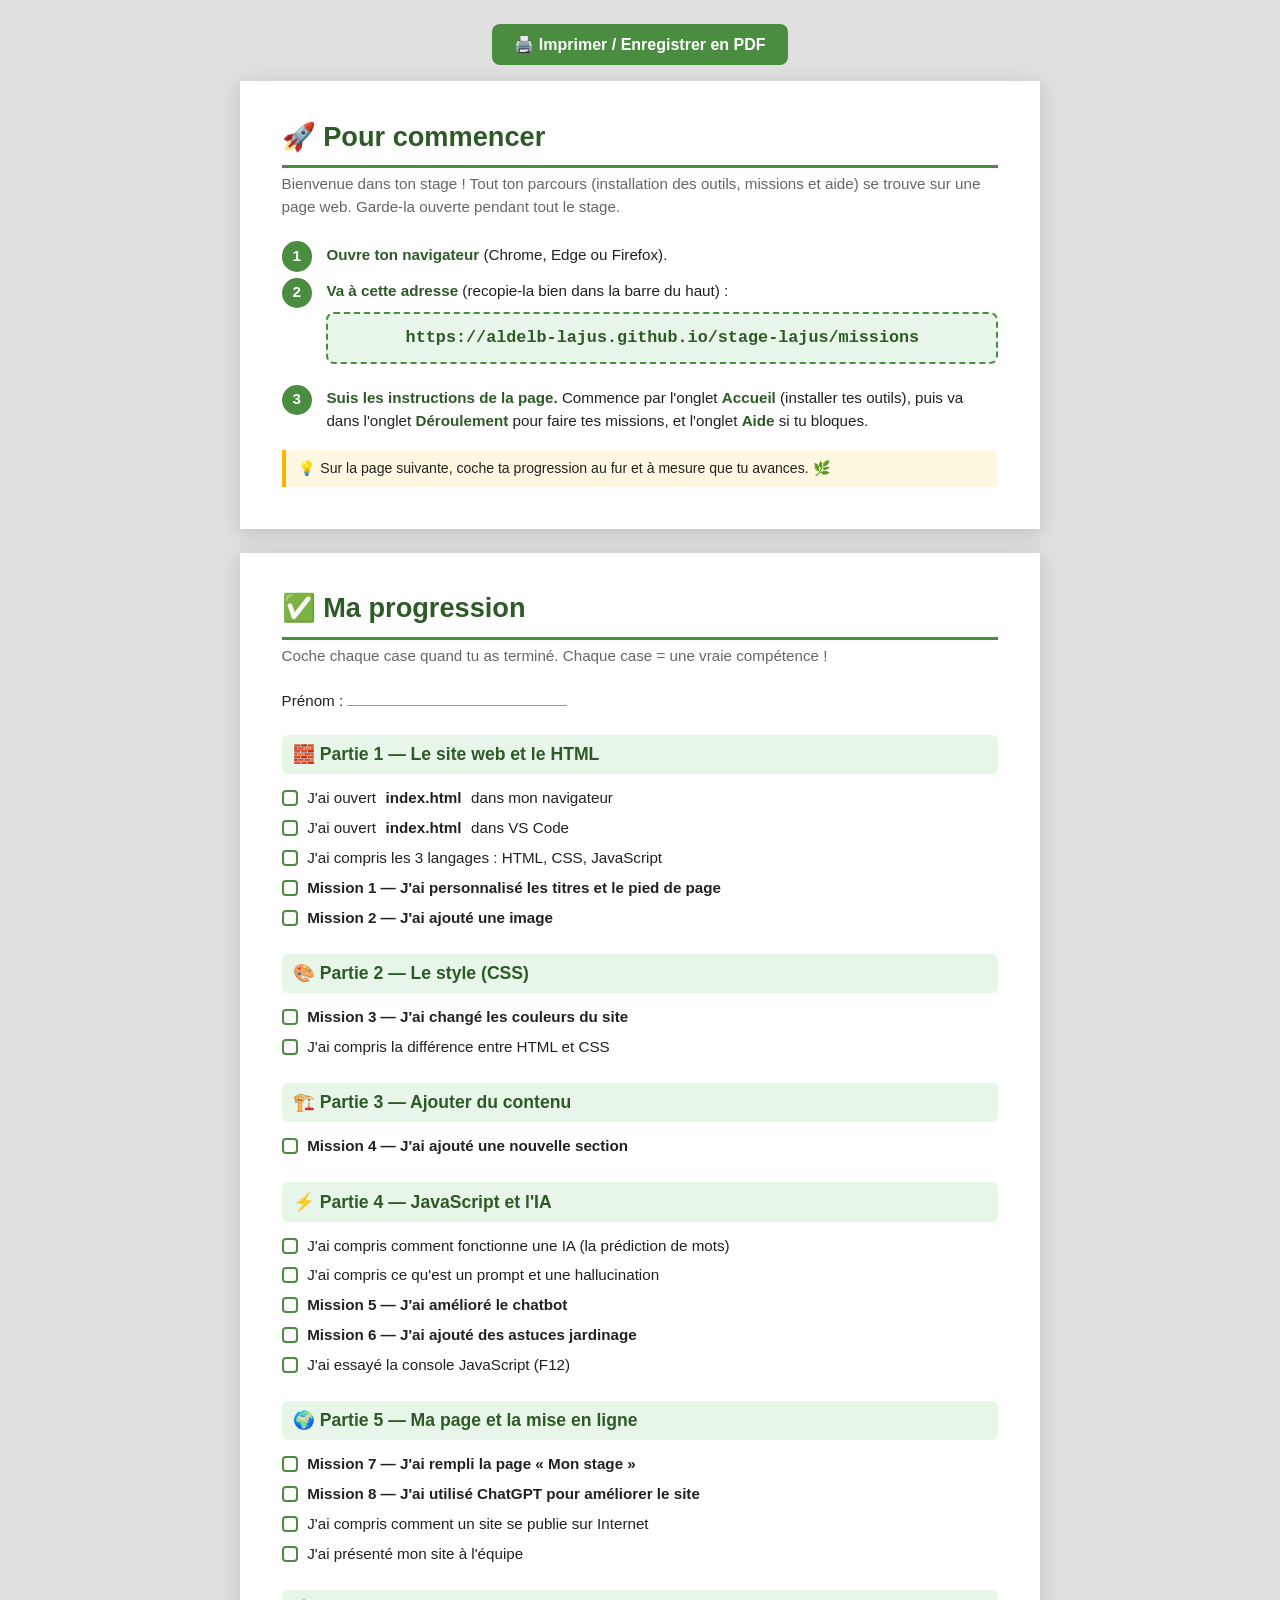
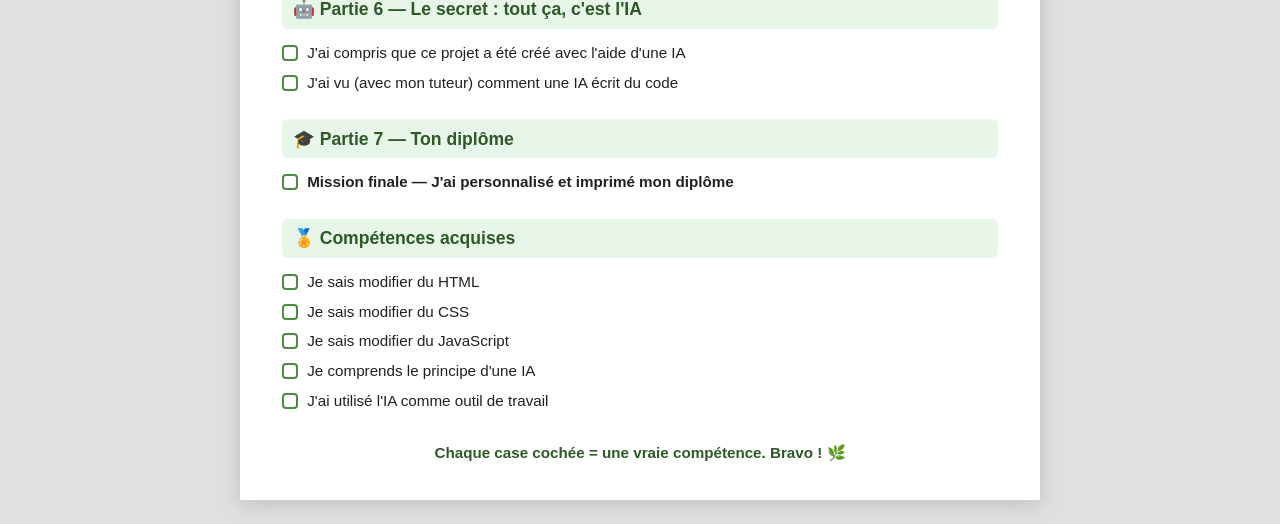
<file: todo.html>
<!DOCTYPE html>
<html lang="fr">
<head>
  <meta charset="UTF-8" />
  <meta name="viewport" content="width=device-width, initial-scale=1.0" />
  <title>Ma progression — Stage LAJUS</title>
  <style>
    :root {
      --vert-fonce: #2d5a27;
      --vert-moyen: #4a8c40;
      --vert-pale: #e8f5e9;
      --texte: #212121;
    }
    * { margin: 0; padding: 0; box-sizing: border-box; }
    body {
      font-family: -apple-system, "Segoe UI", Roboto, Arial, sans-serif;
      color: var(--texte);
      background: #e0e0e0;
      line-height: 1.5;
    }
    .page {
      background: #fff;
      max-width: 800px;
      margin: 1.5rem auto;
      padding: 2.2rem 2.6rem;
      box-shadow: 0 4px 20px rgba(0,0,0,0.15);
    }
    .barre-print {
      max-width: 800px;
      margin: 1.5rem auto -0.5rem;
      text-align: center;
    }
    .barre-print button {
      background: var(--vert-moyen);
      color: #fff; border: none;
      padding: 0.7rem 1.4rem; border-radius: 8px;
      font-size: 1rem; cursor: pointer; font-weight: 600;
    }
    h1 {
      color: var(--vert-fonce);
      font-size: 1.7rem;
      border-bottom: 3px solid var(--vert-moyen);
      padding-bottom: 0.5rem;
    }
    .sous-titre { color: #666; font-size: 0.95rem; margin: 0.3rem 0 1.4rem; }
    .nom-ligne { margin: 0 0 1.4rem; font-size: 0.95rem; }
    .nom-ligne span { border-bottom: 1px solid #999; display: inline-block; min-width: 220px; }
    h2 {
      color: var(--vert-fonce);
      font-size: 1.1rem;
      background: var(--vert-pale);
      padding: 0.4rem 0.7rem;
      border-radius: 6px;
      margin: 1.3rem 0 0.6rem;
    }
    ul { list-style: none; }
    li {
      display: flex; align-items: flex-start; gap: 0.6rem;
      padding: 0.22rem 0; font-size: 0.95rem;
    }
    .box {
      flex-shrink: 0;
      width: 16px; height: 16px;
      border: 2px solid var(--vert-moyen);
      border-radius: 4px;
      margin-top: 0.18rem;
    }
    li.cle { font-weight: 600; }
    .pied { margin-top: 1.6rem; text-align: center; color: var(--vert-fonce); font-weight: 600; font-size: 0.95rem; }

    /* Guide de démarrage (étapes numérotées) */
    .guide { list-style: none; counter-reset: etape; }
    .guide > li {
      counter-increment: etape;
      display: block;
      position: relative;
      padding: 0.15rem 0 0.7rem 2.8rem;
      font-size: 0.95rem;
    }
    .guide > li::before {
      content: counter(etape);
      position: absolute; left: 0; top: 0;
      width: 1.9rem; height: 1.9rem;
      background: var(--vert-moyen); color: #fff;
      border-radius: 50%;
      display: flex; align-items: center; justify-content: center;
      font-weight: 700; font-size: 0.95rem;
      -webkit-print-color-adjust: exact; print-color-adjust: exact;
    }
    .guide > li strong { color: var(--vert-fonce); }
    .guide ul { list-style: disc; margin: 0.3rem 0 0.2rem 1.2rem; }
    .guide ul li { display: list-item; padding: 0.1rem 0; gap: 0; }
    .astuce {
      background: #fff8e1; border-left: 4px solid #ffb300;
      padding: 0.5rem 0.8rem; border-radius: 0 6px 6px 0;
      margin: 0.4rem 0; font-size: 0.88rem;
      -webkit-print-color-adjust: exact; print-color-adjust: exact;
    }
    .url {
      display: block;
      background: var(--vert-pale);
      border: 2px dashed var(--vert-moyen);
      border-radius: 8px;
      padding: 0.7rem 1rem;
      margin: 0.6rem 0;
      font-family: "Consolas", "Courier New", monospace;
      font-size: 1.05rem;
      font-weight: 700;
      color: var(--vert-fonce);
      word-break: break-all;
      text-align: center;
      -webkit-print-color-adjust: exact; print-color-adjust: exact;
    }

    @media print {
      body { background: #fff; }
      .barre-print { display: none; }
      .page { box-shadow: none; margin: 0; max-width: none; padding: 0.5cm 1cm; }
      h2 { -webkit-print-color-adjust: exact; print-color-adjust: exact; }
      .box { -webkit-print-color-adjust: exact; print-color-adjust: exact; }
    }
    @page { size: A4; margin: 1.2cm; }
  </style>
</head>
<body>

  <div class="barre-print">
    <button onclick="window.print()">🖨️ Imprimer / Enregistrer en PDF</button>
  </div>

  <div class="page">
    <h1>🚀 Pour commencer</h1>
    <p class="sous-titre">Bienvenue dans ton stage ! Tout ton parcours (installation des outils, missions et aide) se trouve sur une page web. Garde-la ouverte pendant tout le stage.</p>

    <ol class="guide">
      <li><strong>Ouvre ton navigateur</strong> (Chrome, Edge ou Firefox).</li>
      <li>
        <strong>Va à cette adresse</strong> (recopie-la bien dans la barre du haut) :
        <span class="url">https://aldelb-lajus.github.io/stage-lajus/missions</span>
      </li>
      <li>
        <strong>Suis les instructions de la page.</strong> Commence par l'onglet <strong>Accueil</strong> (installer tes outils), puis va dans l'onglet <strong>Déroulement</strong> pour faire tes missions, et l'onglet <strong>Aide</strong> si tu bloques.
      </li>
    </ol>
    <p class="astuce">💡 Sur la page suivante, coche ta progression au fur et à mesure que tu avances. 🌿</p>
  </div>

  <div class="page" style="break-before: page;">
    <h1>✅ Ma progression</h1>
    <p class="sous-titre">Coche chaque case quand tu as terminé. Chaque case = une vraie compétence !</p>
    <p class="nom-ligne">Prénom : <span></span></p>

    <h2>🧱 Partie 1 — Le site web et le HTML</h2>
    <ul>
      <li><span class="box"></span> J'ai ouvert <strong>index.html</strong> dans mon navigateur</li>
      <li><span class="box"></span> J'ai ouvert <strong>index.html</strong> dans VS Code</li>
      <li><span class="box"></span> J'ai compris les 3 langages : HTML, CSS, JavaScript</li>
      <li class="cle"><span class="box"></span> Mission 1 — J'ai personnalisé les titres et le pied de page</li>
      <li class="cle"><span class="box"></span> Mission 2 — J'ai ajouté une image</li>
    </ul>

    <h2>🎨 Partie 2 — Le style (CSS)</h2>
    <ul>
      <li class="cle"><span class="box"></span> Mission 3 — J'ai changé les couleurs du site</li>
      <li><span class="box"></span> J'ai compris la différence entre HTML et CSS</li>
    </ul>

    <h2>🏗️ Partie 3 — Ajouter du contenu</h2>
    <ul>
      <li class="cle"><span class="box"></span> Mission 4 — J'ai ajouté une nouvelle section</li>
    </ul>

    <h2>⚡ Partie 4 — JavaScript et l'IA</h2>
    <ul>
      <li><span class="box"></span> J'ai compris comment fonctionne une IA (la prédiction de mots)</li>
      <li><span class="box"></span> J'ai compris ce qu'est un prompt et une hallucination</li>
      <li class="cle"><span class="box"></span> Mission 5 — J'ai amélioré le chatbot</li>
      <li class="cle"><span class="box"></span> Mission 6 — J'ai ajouté des astuces jardinage</li>
      <li><span class="box"></span> J'ai essayé la console JavaScript (F12)</li>
    </ul>

    <h2>🌍 Partie 5 — Ma page et la mise en ligne</h2>
    <ul>
      <li class="cle"><span class="box"></span> Mission 7 — J'ai rempli la page « Mon stage »</li>
      <li class="cle"><span class="box"></span> Mission 8 — J'ai utilisé ChatGPT pour améliorer le site</li>
      <li><span class="box"></span> J'ai compris comment un site se publie sur Internet</li>
      <li><span class="box"></span> J'ai présenté mon site à l'équipe</li>
    </ul>

    <h2>🤖 Partie 6 — Le secret : tout ça, c'est l'IA</h2>
    <ul>
      <li><span class="box"></span> J'ai compris que ce projet a été créé avec l'aide d'une IA</li>
      <li><span class="box"></span> J'ai vu (avec mon tuteur) comment une IA écrit du code</li>
    </ul>

    <h2>🎓 Partie 7 — Ton diplôme</h2>
    <ul>
      <li class="cle"><span class="box"></span> Mission finale — J'ai personnalisé et imprimé mon diplôme</li>
    </ul>

    <h2>🏅 Compétences acquises</h2>
    <ul>
      <li><span class="box"></span> Je sais modifier du HTML</li>
      <li><span class="box"></span> Je sais modifier du CSS</li>
      <li><span class="box"></span> Je sais modifier du JavaScript</li>
      <li><span class="box"></span> Je comprends le principe d'une IA</li>
      <li><span class="box"></span> J'ai utilisé l'IA comme outil de travail</li>
    </ul>

    <p class="pied">Chaque case cochée = une vraie compétence. Bravo ! 🌿</p>
  </div>

</body>
</html>
</file>
<file: style.css>
/* ============================================================
   STYLE.CSS — La décoration du site

   CSS = peinture de la maison
   Ici on choisit les couleurs, les tailles, les espacements.

   Comment ça marche ?
   On écrit : QUI { QUOI: VALEUR; }
   Exemple : h1 { color: green; }
   → Tous les titres h1 seront verts

   🌿 TODO Mission 3 : Modifie les couleurs ci-dessous !
============================================================ */

/* ============================================================
   VARIABLES CSS — Les couleurs du site

   Chaque couleur a un NOM qui dit À QUOI elle sert (et non sa
   teinte). Tu peux donc mettre la couleur que tu veux : si tu
   changes --couleur-principale en rouge, tout ce qui l'utilise
   devient rouge. Une seule ligne change tout le site !

   🌿 TODO Mission 3 : Change ces couleurs pour personnaliser le site !
============================================================ */
:root {
  --couleur-principale:  #2d5a27;   /* Titres, barre du haut, pied de page */
  --couleur-boutons:     #4a8c40;   /* Boutons et survol des liens */
  --couleur-accent:      #8bc34a;   /* Bordures et petites touches de couleur */
  --couleur-fond:        #e8f5e9;   /* Fonds des zones claires */
  --couleur-secondaire:  #5d4037;   /* Couleur en réserve (à toi de l'utiliser !) */
  --blanc:               #ffffff;
  --gris-clair:          #f5f5f5;
  --texte-fonce:         #212121;   /* Couleur du texte normal */
  --texte-moyen:         #555555;   /* Couleur des textes plus discrets */

  /* Tailles de texte */
  --taille-normale: 1rem;       /* 16px */
  --taille-grande:  1.5rem;     /* 24px */
  --taille-titre:   2.5rem;     /* 40px */

  /* Coins arrondis */
  --rayon: 12px;

  /* Ombres */
  --ombre: 0 4px 20px rgba(0,0,0,0.1);
}

/* ============================================================
   RESET — Remise à zéro

   Chaque navigateur a ses propres styles par défaut.
   On les remet à zéro pour partir d'une base propre.
============================================================ */
* {
  margin: 0;         /* Pas d'espace extérieur par défaut */
  padding: 0;        /* Pas d'espace intérieur par défaut */
  box-sizing: border-box; /* Le padding ne déborde pas */
}

/* ============================================================
   CORPS DE PAGE
============================================================ */
body {
  font-family: 'Segoe UI', Tahoma, Geneva, Verdana, sans-serif;
  color: var(--texte-fonce);
  background-color: var(--blanc);
  line-height: 1.6;  /* Espace entre les lignes */
}

/* Toutes les images s'adaptent à leur conteneur */
img {
  max-width: 100%;
  height: auto;
}

/* ============================================================
   NAVIGATION (barre du haut)
============================================================ */
nav {
  background-color: var(--couleur-principale);
  padding: 1rem 2rem;
  display: flex;              /* Disposition en ligne */
  justify-content: space-between; /* Logo à gauche, liens à droite */
  align-items: center;        /* Centré verticalement */
  position: sticky;           /* Reste en haut quand on défile */
  top: 0;
  z-index: 100;               /* Passe par-dessus les autres éléments */
  box-shadow: var(--ombre);
}

/* Le logo dans la nav */
.nav-logo {
  display: flex;
  align-items: center;
  gap: 0.5rem;
  color: var(--blanc);
  font-size: 1.3rem;
  font-weight: bold;
  text-decoration: none;
}

.nav-logo-img {
  width: 40px;
  height: 40px;
}

/* La liste de liens */
.nav-liens {
  list-style: none;   /* Pas de puces */
  display: flex;
  gap: 2rem;          /* Espace entre les liens */
}

/* Chaque lien de navigation */
.nav-liens a {
  color: var(--blanc);
  text-decoration: none;
  font-size: 0.95rem;
  padding: 0.4rem 0.8rem;
  border-radius: var(--rayon);
  transition: background 0.2s; /* Animation douce au survol */
}

/* Survol d'un lien */
.nav-liens a:hover {
  background-color: var(--couleur-boutons);
}

/* ============================================================
   SECTION HERO (grande bannière d'accueil)
============================================================ */
.hero {
  background: linear-gradient(135deg, var(--couleur-principale), var(--couleur-boutons));
  color: var(--blanc);
  padding: 5rem 3rem;
  display: flex;
  align-items: center;
  justify-content: space-between;
  gap: 2rem;
  min-height: 60vh;   /* Au moins 60% de la hauteur de l'écran */
}

.hero-contenu {
  flex: 1;
  max-width: 600px;
}

/* Titre principal */
.hero h1 {
  font-size: var(--taille-titre);
  margin-bottom: 1rem;
  line-height: 1.2;
}

.hero-sous-titre {
  font-size: var(--taille-grande);
  opacity: 0.9;
  margin-bottom: 2rem;
}

.hero-image {
  flex: 0 0 300px;
}

.hero-image img {
  width: 300px;
  filter: drop-shadow(0 10px 30px rgba(0,0,0,0.3));
}

/* ============================================================
   SECTIONS GÉNÉRALES
============================================================ */
.section {
  padding: 4rem 3rem;
  max-width: 1200px;
  margin: 0 auto;
}

/* Section sur fond sombre */
.section-sombre {
  background-color: var(--couleur-fond);
  max-width: 100%;
  padding: 4rem 3rem;
}

/* On centre le contenu dans les sections sombres */
.section-sombre > * {
  max-width: 1200px;
  margin-left: auto;
  margin-right: auto;
}

/* Titres de section */
.section h2 {
  font-size: 2rem;
  color: var(--couleur-principale);
  margin-bottom: 1.5rem;
  border-left: 5px solid var(--couleur-accent);
  padding-left: 1rem;
}

.section-intro {
  color: var(--texte-moyen);
  margin-bottom: 2rem;
  font-size: 1.1rem;
}

/* ============================================================
   BOUTONS
============================================================ */

/* Bouton principal (vert) */
.bouton-principal {
  background-color: var(--couleur-accent);
  color: var(--couleur-principale);
  border: none;
  padding: 0.8rem 1.8rem;
  border-radius: var(--rayon);
  font-size: 1rem;
  font-weight: bold;
  cursor: pointer;       /* Curseur main au survol */
  text-decoration: none;
  display: inline-block;
  transition: transform 0.2s, background 0.2s;
}

/* Effet au survol */
.bouton-principal:hover {
  background-color: var(--couleur-boutons);
  color: var(--blanc);
  transform: translateY(-2px); /* Monte légèrement */
}

/* ============================================================
   SECTION ENTREPRISE
============================================================ */
.carte-entreprise {
  display: flex;
  gap: 3rem;
  align-items: center;
  background: var(--blanc);
  border-radius: var(--rayon);
  padding: 2rem;
  box-shadow: var(--ombre);
}

.entreprise-texte {
  flex: 1;
}

.entreprise-texte h3 {
  color: var(--couleur-principale);
  margin-bottom: 0.5rem;
  margin-top: 1rem;
  font-size: 1.2rem;
}

.entreprise-texte h3:first-child {
  margin-top: 0;
}

.liste-services {
  list-style: none;
  padding: 0;
}

.liste-services li {
  padding: 0.3rem 0;
  font-size: 1rem;
}

.entreprise-image {
  flex: 0 0 200px;
}

.entreprise-image img {
  width: 200px;
}

/* ============================================================
   GRILLE DE PLANTES
============================================================ */
.grille-plantes {
  display: grid;
  grid-template-columns: repeat(auto-fill, minmax(220px, 1fr));
  gap: 1.5rem;
  margin-bottom: 2rem;
}

/* Chaque carte plante */
.fiche-plante {
  background: var(--blanc);
  border-radius: var(--rayon);
  padding: 1.5rem;
  text-align: center;
  cursor: pointer;
  box-shadow: var(--ombre);
  transition: transform 0.2s;
  border: 2px solid transparent;
}

/* Animation au survol */
.fiche-plante:hover {
  transform: translateY(-5px);
  border-color: var(--couleur-accent);
}

.fiche-plante img {
  width: 100px;
  height: 100px;
  object-fit: contain;
  margin-bottom: 0.5rem;
}

.fiche-plante h3 {
  color: var(--couleur-principale);
  margin-bottom: 0.3rem;
}

.fiche-plante p {
  color: var(--texte-moyen);
  font-size: 0.85rem;
}

/* Zone d'info qui apparaît quand on clique */
.info-plante {
  background: var(--blanc);
  border-radius: var(--rayon);
  padding: 2rem;
  box-shadow: var(--ombre);
  border-left: 5px solid var(--couleur-accent);
  position: relative;
  margin-top: 1rem;
}

.info-plante h3 {
  color: var(--couleur-principale);
  font-size: 1.4rem;
  margin-bottom: 1rem;
}

.fermer {
  position: absolute;
  top: 1rem;
  right: 1rem;
  background: var(--gris-clair);
  border: none;
  padding: 0.4rem 0.8rem;
  border-radius: var(--rayon);
  cursor: pointer;
  font-size: 0.9rem;
}

.fermer:hover {
  background: #ddd;
}

/* ============================================================
   SECTION ASTUCES
============================================================ */
.astuce-zone {
  display: flex;
  flex-direction: column;
  align-items: center;
  gap: 1.5rem;
}

.astuce-carte {
  background: var(--couleur-fond);
  border-left: 5px solid var(--couleur-accent);
  border-radius: var(--rayon);
  padding: 2rem;
  font-size: 1.2rem;
  color: var(--couleur-principale);
  max-width: 600px;
  width: 100%;
  text-align: center;
  min-height: 80px;
  display: flex;
  align-items: center;
  justify-content: center;
}

/* ============================================================
   CHATBOT IA
============================================================ */
.chat-conteneur {
  max-width: 700px;
  margin: 0 auto;
}

/* Zone de messages */
.chat-messages {
  background: var(--blanc);
  border-radius: var(--rayon);
  padding: 1.5rem;
  height: 350px;
  overflow-y: auto;   /* Défilement vertical */
  display: flex;
  flex-direction: column;
  gap: 1rem;
  box-shadow: var(--ombre);
  margin-bottom: 1rem;
}

/* Un message de l'utilisateur */
.message-utilisateur {
  align-self: flex-end;   /* À droite */
  background: var(--couleur-boutons);
  color: var(--blanc);
  padding: 0.8rem 1.2rem;
  border-radius: 18px 18px 4px 18px;
  max-width: 80%;
}

/* Un message de l'IA */
.message-ia {
  align-self: flex-start;   /* À gauche */
  background: var(--gris-clair);
  color: var(--texte-fonce);
  padding: 0.8rem 1.2rem;
  border-radius: 18px 18px 18px 4px;
  max-width: 80%;
}

/* Nom au-dessus du message */
.message-nom {
  font-size: 0.75rem;
  font-weight: bold;
  margin-bottom: 0.2rem;
  opacity: 0.7;
}

/* Zone de saisie */
.chat-saisie {
  display: flex;
  gap: 0.5rem;
  margin-bottom: 1rem;
}

.chat-saisie input {
  flex: 1;
  padding: 0.8rem 1.2rem;
  border: 2px solid var(--couleur-accent);
  border-radius: var(--rayon);
  font-size: 1rem;
  outline: none;
}

.chat-saisie input:focus {
  border-color: var(--couleur-principale);
}

/* Bouton d'envoi */
.bouton-envoyer {
  background: var(--couleur-principale);
  color: var(--blanc);
  border: none;
  padding: 0.8rem 1.5rem;
  border-radius: var(--rayon);
  cursor: pointer;
  font-size: 1rem;
  transition: background 0.2s;
}

.bouton-envoyer:hover {
  background: var(--couleur-boutons);
}

/* Questions exemples */
.questions-exemples {
  text-align: center;
}

.questions-exemples p {
  color: var(--texte-moyen);
  margin-bottom: 0.5rem;
  font-size: 0.9rem;
}

.bouton-exemple {
  background: var(--blanc);
  border: 2px solid var(--couleur-accent);
  color: var(--couleur-principale);
  padding: 0.4rem 1rem;
  border-radius: 20px;
  cursor: pointer;
  margin: 0.3rem;
  font-size: 0.9rem;
  transition: all 0.2s;
}

.bouton-exemple:hover {
  background: var(--couleur-accent);
  color: var(--blanc);
}

/* ============================================================
   SECTION MON STAGE
============================================================ */
.stage-grille {
  display: grid;
  grid-template-columns: repeat(auto-fill, minmax(250px, 1fr));
  gap: 1.5rem;
}

.stage-carte {
  background: var(--blanc);
  border-radius: var(--rayon);
  padding: 1.5rem;
  box-shadow: var(--ombre);
  border-top: 4px solid var(--couleur-accent);
}

.stage-carte h3 {
  color: var(--couleur-principale);
  margin-bottom: 1rem;
  font-size: 1.1rem;
}

.stage-carte ul {
  padding-left: 1.2rem;
}

.stage-carte li {
  margin-bottom: 0.5rem;
}

/* ============================================================
   PIED DE PAGE
============================================================ */
footer {
  background: var(--couleur-principale);
  color: var(--blanc);
  text-align: center;
  padding: 2rem;
}

.footer-petit {
  font-size: 0.85rem;
  opacity: 0.7;
  margin-top: 0.5rem;
}

/* ============================================================
   RESPONSIVE — Adaptation aux petits écrans

   Sur téléphone, on empile les éléments verticalement
============================================================ */
@media (max-width: 768px) {
  .hero {
    flex-direction: column;
    text-align: center;
    padding: 3rem 1.5rem;
  }

  .hero h1 {
    font-size: 1.8rem;
  }

  .hero-image {
    flex: none;
  }

  .hero-image img {
    width: 200px;
  }

  nav {
    flex-direction: column;
    gap: 1rem;
  }

  .nav-liens {
    gap: 1rem;
  }

  .carte-entreprise {
    flex-direction: column;
  }

  .section {
    padding: 2rem 1.5rem;
  }
}
</file>
